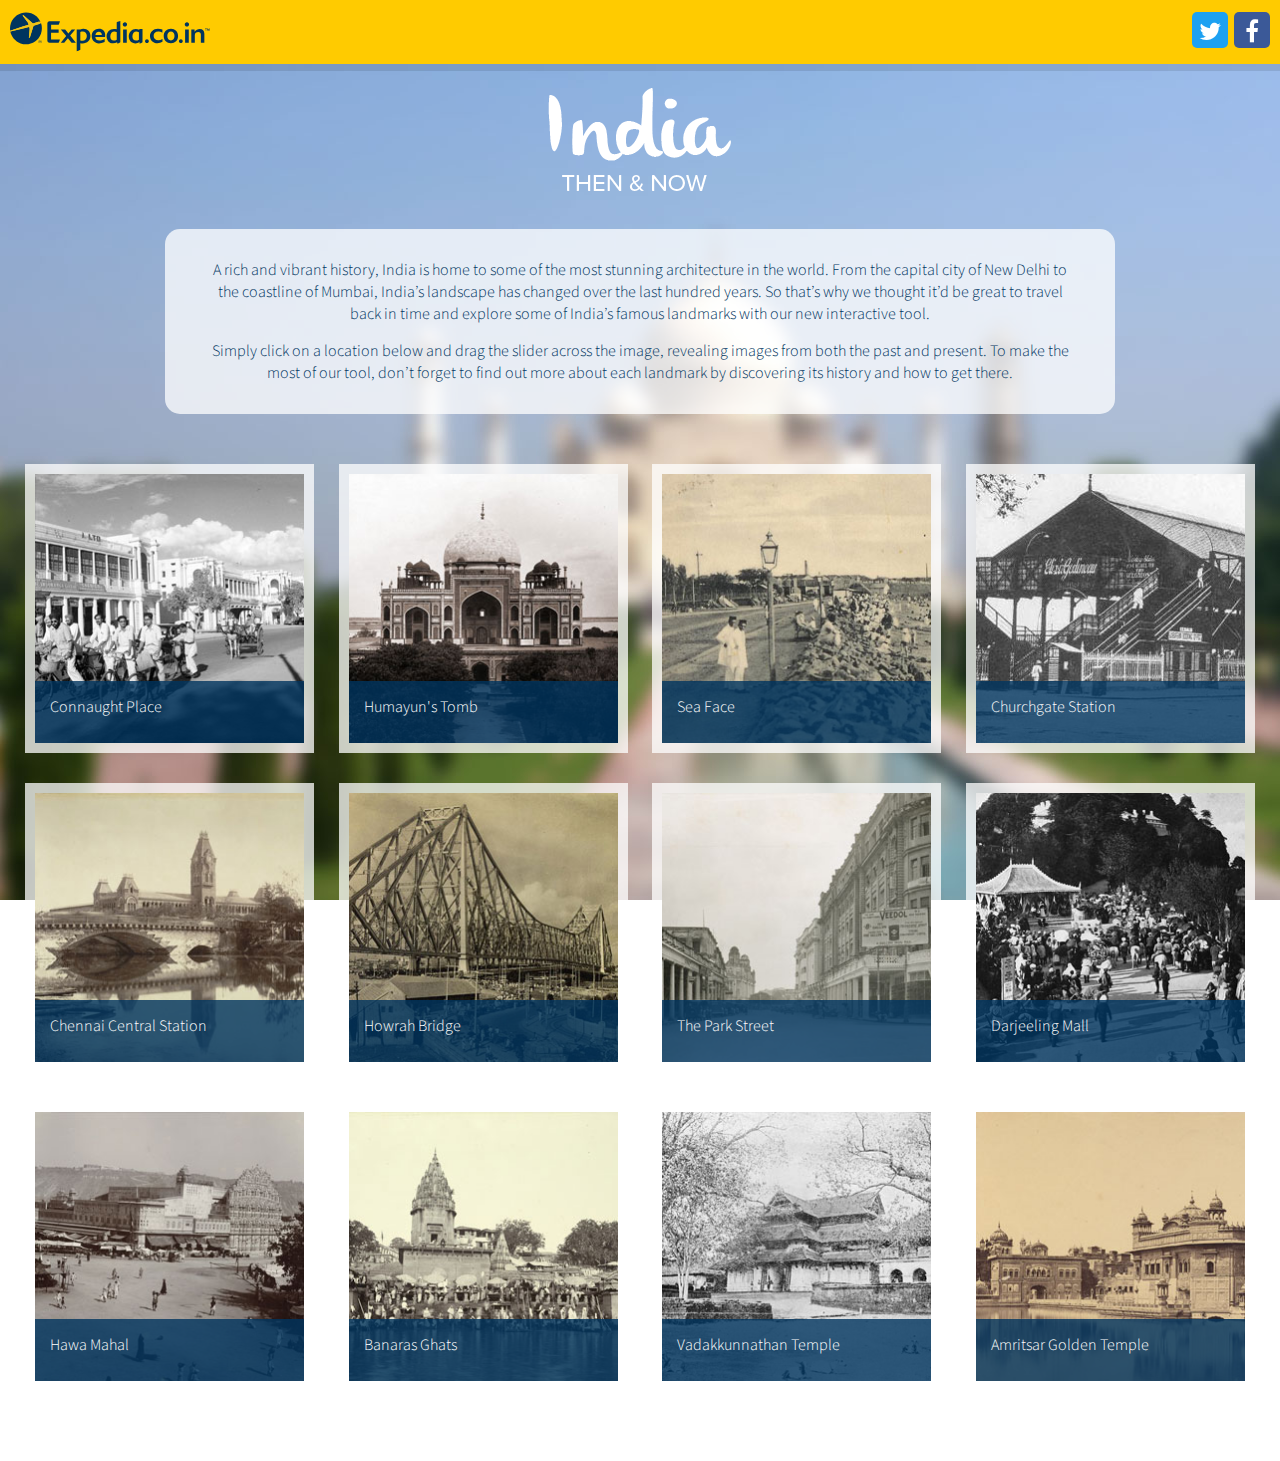
<file: index.html>
<!doctype html>
<html lang="en">
<head>

    <meta charset="utf-8">
    <meta name="viewport" content="width=device-width, initial-scale=1.0">
    <link rel="stylesheet" href="https://maxcdn.bootstrapcdn.com/font-awesome/4.5.0/css/font-awesome.min.css">
    <link href="https://fonts.googleapis.com/css?family=Source+Sans+Pro:300,400,600" rel="stylesheet">

 
 	<!--<base href="http://sg.alltravelholidays.com/vc/m/essential-food-guide-to-asia/">-->

 	<link rel="stylesheet" href="css/style.css">


    <title>Expedia | India - Then and Now</title>
    <meta name="description" content="Travel back in time and see how some of India’s famous landmarks have changed over time using our new interactive tool. ">

    <meta name="og:description" content="Want to travel back in time? Explore India’s past and present with our new interactive tool." />
    <meta name="og:title" content="India – Then and Now" />
    <meta name="og:image" content="http://www.expedia.co.in/vc/m/india-then-and-now/images/share-img.jpg" />
    <meta name="og:url" content="http://www.expedia.co.in/vc/m/india-then-and-now/" />

    <meta name="twitter:card" content="summary_large_image">
    <meta name="twitter:site" content="@Expedia">
    <meta name="twitter:title" content="India – Then and Now">
    <meta name="twitter:description" content="Want to travel back in time? Explore India’s past and present with our new interactive tool.">
    <meta name="twitter:image" content="http://www.expedia.co.in/vc/m/india-then-and-now/images/share-img.jpg">

</head>
<body class="home">
<div id="fb-root"></div>
<script>(function(d, s, id) {
  var js, fjs = d.getElementsByTagName(s)[0];
  if (d.getElementById(id)) return;
  js = d.createElement(s); js.id = id;
  js.src = "http://connect.facebook.net/en_GB/sdk.js#xfbml=1&version=v2.9&appId=1392180280897562";
  fjs.parentNode.insertBefore(js, fjs);
}(document, 'script', 'facebook-jssdk'));</script>

<div class="then-now">

	<header>
		<a id="logo-link" class="logo-link" target="_blank" href="https://www.expedia.co.in"><img class="logo" src="images/logo.svg" alt="Expedia Singapore Logo"></a>
		<div class="header-share-btns">
			<a class="tweet" href="http://twitter.com/intent/tweet?status=Ever+wondered+what+India+looked+like+100+years+ago?+Explore+India’s+past+and+present+with+our+new+tool:+http://bit.ly/2tnKIfV"><i class="fa fa-twitter"></i></a>
			<a class="fb" href="http://www.facebook.com/sharer/sharer.php?u=http://www.expedia.co.in/vc/m/india-then-and-now/&title=Want+to+travel+back+in+time?+Explore+India’s+past+and+present+with+our+new+interactive+tool."><i class="fa fa-facebook"></i></a>
		</div>
	</header>

	<div class="container">

		<div class="content-wrap">

			<div class="content-logo">
				<h1><img src="images/india-then-and-now-logo.png" alt="India Then &amp; Now"></h1>
			</div>

			<div class="intro">
				<p>A rich and vibrant history, India is home to some of the most stunning architecture in the world. From the capital city of New Delhi to the coastline of Mumbai, India’s landscape has changed over the last hundred years. So that’s why we thought it’d be great to travel back in time and explore some of India’s famous landmarks with our new interactive tool.</p>
				<p>Simply click on a location below and drag the slider across the image, revealing images from both the past and present. To make the most of our tool, don’t forget to find out more about each landmark by discovering its history and how to get there. </p>
			</div>

			<ul class="thumbs">
				<li>
					<a class="thumb" href="connaught-place.html">
						<img src="images/thumbs/connaught-place.jpg" alt="Connaught Place">
						<div class="text">
							<p>Connaught Place</p>
							<div class="fb-like" data-href="http://www.expedia.co.in/vc/m/india-then-and-now/connaught-place.html" data-layout="button_count" data-action="like" data-size="small" data-show-faces="true" data-share="false"></div>
						</div>
					</a>
				</li>
				<li>
					<a class="thumb" href="humayuns-tomb.html">
						<img src="images/thumbs/humayuns-tomb.jpg" alt="Humayun's Tomb">
						<div class="text">
							<p>Humayun's Tomb</p>
							<div class="fb-like" data-href="http://www.expedia.co.in/vc/m/india-then-and-now/humayuns-tomb.html" data-layout="button_count" data-action="like" data-size="small" data-show-faces="true" data-share="false"></div>
						</div>
					</a>
				</li>
				<li>
					<a class="thumb" href="sea-face.html">
						<img src="images/thumbs/sea-face.jpg" alt="Sea Face">
						<div class="text">
							<p>Sea Face</p>
							<div class="fb-like" data-href="http://www.expedia.co.in/vc/m/india-then-and-now/sea-face.html" data-layout="button_count" data-action="like" data-size="small" data-show-faces="true" data-share="false"></div>
						</div>
					</a>
				</li>
				<li>
					<a class="thumb" href="churchgate-station.html">
						<img src="images/thumbs/churchgate-station.jpg" alt="Churchgate Station">
						<div class="text">
							<p>Churchgate Station</p>
							<div class="fb-like" data-href="http://www.expedia.co.in/vc/m/india-then-and-now/churchgate-station.html" data-layout="button_count" data-action="like" data-size="small" data-show-faces="true" data-share="false"></div>
						</div>
					</a>
				</li>
				<li>
					<a class="thumb" href="chennai-central-station.html">
						<img src="images/thumbs/chennai-central-station.jpg" alt="Chennai Central Station">
						<div class="text">
							<p>Chennai Central Station</p>
							<div class="fb-like" data-href="http://www.expedia.co.in/vc/m/india-then-and-now/chennai-central-station.html" data-layout="button_count" data-action="like" data-size="small" data-show-faces="true" data-share="false"></div>
						</div>
					</a>
				</li>
				<li>
					<a class="thumb" href="howrah-bridge.html">
						<img src="images/thumbs/howrah-bridge.jpg" alt="Howrah Bridge">
						<div class="text">
							<p>Howrah Bridge</p>
							<div class="fb-like" data-href="http://www.expedia.co.in/vc/m/india-then-and-now/howrah-bridge.html" data-layout="button_count" data-action="like" data-size="small" data-show-faces="true" data-share="false"></div>
						</div>
					</a>
				</li>
				<li>
					<a class="thumb" href="the-park-street.html">
						<img src="images/thumbs/the-park-street.jpg" alt="The Park Street">
						<div class="text">
							<p>The Park Street</p>
							<div class="fb-like" data-href="http://www.expedia.co.in/vc/m/india-then-and-now/the-park-street.html" data-layout="button_count" data-action="like" data-size="small" data-show-faces="true" data-share="false"></div>
						</div>
					</a>
				</li>
				<li>
					<a class="thumb" href="darjeeling-mall.html">
						<img src="images/thumbs/darjeeling-mall.jpg" alt="Darjeeling Mall">
						<div class="text">
							<p>Darjeeling Mall</p>
							<div class="fb-like" data-href="http://www.expedia.co.in/vc/m/india-then-and-now/darjeeling-mall.html" data-layout="button_count" data-action="like" data-size="small" data-show-faces="true" data-share="false"></div>
						</div>
					</a>
				</li>
				<li>
					<a class="thumb" href="hawa-mahal.html">
						<img src="images/thumbs/hawa-mahal.jpg" alt="Hawa Mahal">
						<div class="text">
							<p>Hawa Mahal</p>
							<div class="fb-like" data-href="http://www.expedia.co.in/vc/m/india-then-and-now/hawa-mahal.html" data-layout="button_count" data-action="like" data-size="small" data-show-faces="true" data-share="false"></div>
						</div>
					</a>
				</li>
				<li>
					<a class="thumb" href="banaras-ghats.html">
						<img src="images/thumbs/banaras-ghats.jpg" alt="Banaras Ghats">
						<div class="text">
							<p>Banaras Ghats</p>
							<div class="fb-like" data-href="http://www.expedia.co.in/vc/m/india-then-and-now/banaras-ghats.html" data-layout="button_count" data-action="like" data-size="small" data-show-faces="true" data-share="false"></div>
						</div>
					</a>
				</li>
				<li>
					<a class="thumb" href="vadakkunnathan-temple.html">
						<img src="images/thumbs/vadakkunnathan-temple.jpg" alt="Vadakkunnathan Temple">
						<div class="text">
							<p>Vadakkunnathan Temple</p>
							<div class="fb-like" data-href="http://www.expedia.co.in/vc/m/india-then-and-now/vadakkunnathan-temple.html" data-layout="button_count" data-action="like" data-size="small" data-show-faces="true" data-share="false"></div>
						</div>
					</a>
				</li>
				<li>
					<a class="thumb" href="amritsar-golden-temple.html">
						<img src="images/thumbs/amritsar-golden-temple.jpg" alt="Amritsar Golden Temple">
						<div class="text">
							<p>Amritsar Golden Temple</p>
							<div class="fb-like" data-href="http://www.expedia.co.in/vc/m/india-then-and-now/amritsar-golden-temple.html" data-layout="button_count" data-action="like" data-size="small" data-show-faces="true" data-share="false"></div>
						</div>
					</a>
				</li>
			</ul>

		</div> <!-- end .content-wrap -->

	</div> <!-- end .container -->

</div> <!-- end .then-now -->


<script src="https://ajax.googleapis.com/ajax/libs/jquery/2.1.3/jquery.min.js"></script>
<script src="js/site.js"></script>

<!-- BEGIN OMNITURE TRACKING -->
	<script language="javascript">
	s_account = 'expedia14';
	</script>
	<script language="javascript" type="text/javascript" src="https://www.expedia.com.sg/static/default/default/scripts/siteAnalytics.js"></script> 
	<script language="javascript">
	s_exp.pageName = 'page.CreativeCampaign.AsiaFoodGuide';
	</script>
	<script language="javascript" type="text/javascript">
	var s_code=s_exp.t();if(s_code)document.write(s_code)
	</script>
	<!-- END OMNITURE TRACKING -->

</body>
</html>
</file>
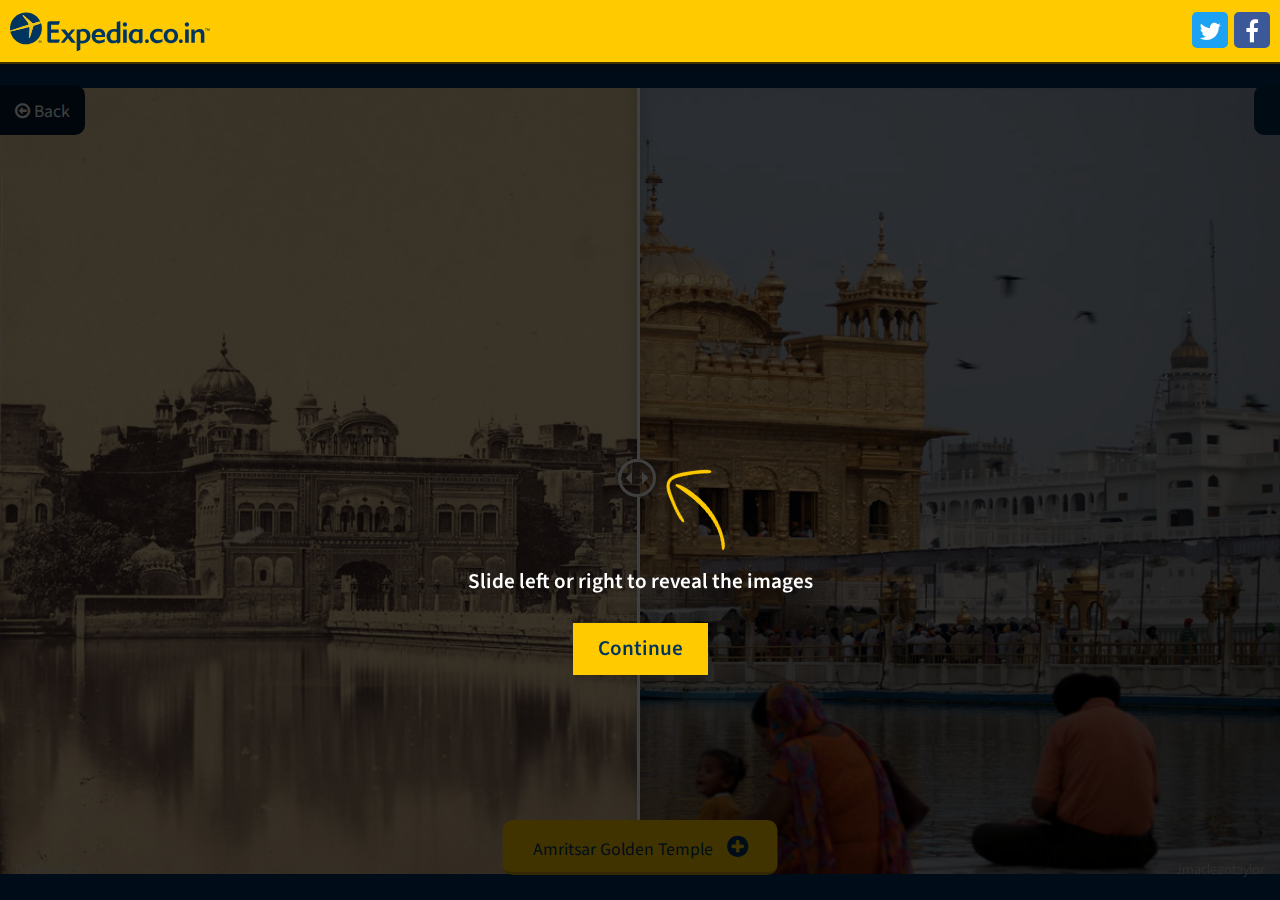
<file: amritsar-golden-temple.html>
<!doctype html>
<html lang="en">
<head>

    <meta charset="utf-8">
    <meta name="viewport" content="width=device-width, initial-scale=1.0">
    <link rel="stylesheet" href="https://maxcdn.bootstrapcdn.com/font-awesome/4.5.0/css/font-awesome.min.css">
    <link href="https://fonts.googleapis.com/css?family=Source+Sans+Pro:300,400,600" rel="stylesheet">

 
 	<!--<base href="http://sg.alltravelholidays.com/vc/m/essential-food-guide-to-asia/">-->

 	<link rel="stylesheet" href="css/style.css">


    <title>Expedia | India - Then and Now</title>
    <meta name="description" content="Travel back in time and see how some of India’s famous landmarks have changed over time using our new interactive tool. ">

    <meta name="og:description" content="Want to travel back in time? Explore India’s past and present with our new interactive tool." />
    <meta name="og:title" content="India – Then and Now" />
    <meta name="og:image" content="http://www.expedia.co.in/vc/m/india-then-and-now/images/share-img.jpg" />
    <meta name="og:url" content="http://www.expedia.co.in/vc/m/india-then-and-now/" />

    <meta name="twitter:card" content="summary_large_image">
    <meta name="twitter:site" content="@Expedia">
    <meta name="twitter:title" content="India – Then and Now">
    <meta name="twitter:description" content="Want to travel back in time? Explore India’s past and present with our new interactive tool.">
    <meta name="twitter:image" content="http://www.expedia.co.in/vc/m/india-then-and-now/images/share-img.jpg">

</head>
<body>
<div id="fb-root"></div>
<script>(function(d, s, id) {
  var js, fjs = d.getElementsByTagName(s)[0];
  if (d.getElementById(id)) return;
  js = d.createElement(s); js.id = id;
  js.src = "http://connect.facebook.net/en_GB/sdk.js#xfbml=1&version=v2.9&appId=1392180280897562";
  fjs.parentNode.insertBefore(js, fjs);
}(document, 'script', 'facebook-jssdk'));</script>

<div class="then-now then-now-slide">

	<header>
		<a id="logo-link" class="logo-link" target="_blank" href="https://www.expedia.co.in"><img class="logo" src="images/logo.svg" alt="Expedia Singapore Logo"></a>
		<div class="header-share-btns">
			<a class="tweet" href="http://twitter.com/intent/tweet?status=Ever+wondered+what+India+looked+like+100+years+ago?+Explore+India’s+past+and+present+with+our+new+tool:+http://bit.ly/2tnKIfV"><i class="fa fa-twitter"></i></a>
			<a class="fb" href="http://www.facebook.com/sharer/sharer.php?u=http://www.expedia.co.in/vc/m/india-then-and-now/&title=Want+to+travel+back+in+time?+Explore+India’s+past+and+present+with+our+new+interactive+tool."><i class="fa fa-facebook"></i></a>
		</div>
	</header>

	<h1>Amritsar Golden Temple</h1>

	<div class="slide-wrap">
		<div class="slide-reveal">
			<img src="images/full/amritsar-golden-temple-then.jpg">
			<img src="images/full/amritsar-golden-temple-now.jpg">
			<div class="handle-underlay twentytwenty-handle"></div>
			<div class="twentytwenty-handle"><span class="twentytwenty-left-arrow"></span><span class="twentytwenty-right-arrow"></span></div>
			<div class="then label">Then</div>
			<div class="now label">Now</div>
		</div>
	</div>

	<a target="_blank" class="then-credit img-credit" href="https://commons.wikimedia.org/wiki/File:Felice_Beato_(British,_born_Italy_-_The_Golden_Temple_at_Amritsar_-_Google_Art_Project.jpg">DcoetzeeBot</a>
	<a target="_blank" class="now-credit img-credit" href="https://commons.wikimedia.org/wiki/File:Golden_Temple_of_Amritsar,_Amritsar,_India.JPG">Jmacleantaylor</a>

	<div class="info-btn">Amritsar Golden Temple <i class="fa fa-plus-circle"></i></div>

	<a class="back-btn" href="index.html"><i class="fa fa-arrow-circle-o-left"></i> Back</a>

	<div class="like-wrap">
		<div class="fb-like" data-href="http://www.expedia.co.in/vc/m/india-then-and-now/amritsar-golden-temple.html" data-layout="button_count" data-action="like" data-size="small" data-show-faces="true" data-share="false"></div>
	</div>

	<div class="content-popup">
		<div class="scroll">
			<h2><i class="fa fa-clock-o"></i> History</h2>
			<div class="panel">
				<ul>
					<li>The Golden Temple is the holiest shrine in Sikhism</li>
					<li>It is also known as Sri Harmandir Sahib or Sri Darbar Sahib</li>
					<li>It was built in 1604</li>
					<li>The Temple has been noted for its stunning architecture of intricately engraved gold panels and a dome gilded with 750kg of gold</li>
					<li>The four entrances of this holy shrine from all four directions signify that people belonging to every walk of life are equally welcome</li>
					<li>Today, the Golden Temple is one of India’s top tourist attractions</li>
					<li>As the holiest shrine, it attracts pilgrims from all over the world</li>
					<li>A place for spiritual solace and religious experience</li>
				</ul>
			</div>
			<h2><i class="fa fa-map"></i> How to get there</h2>
			<div class="panel">
				<ul class="get-there-content">
					<li>From Sri Guru Ram Das Jee International Airport  (ATQ) a trip to Amritsar Golden Temple will take about 20 minutes by car/taxi</li>
					<li>The Golden Temple is accessible by train, Amritsar Railway Station is the closest station</li>
				</ul>
				<div class="map-wrap">
					<iframe src="https://www.google.com/maps/embed?pb=!1m18!1m12!1m3!1d3397.5064786013554!2d74.87429621515307!3d31.619980281336808!2m3!1f0!2f0!3f0!3m2!1i1024!2i768!4f13.1!3m3!1m2!1s0x39197ca8f667bd97%3A0x604384897626248e!2sHarmandir+Sahib!5e0!3m2!1sen!2suk!4v1500844678234" width="600" height="450" frameborder="0" style="border:0" allowfullscreen></iframe>
				</div>
			</div>
			<h2><i class="fa fa-map-signs"></i> Explore Amritsar</h2>
			<div class="panel">
				<ul>
					<li>Amritsar is located in the Punjab state, North India</li> 
					<li>The city is renowned for its rich culture and history</li> 
					<li>The Punjab state also has a rich Sikh religious history, being the only Sikh majority state in India, making up  57.69% of the population</li> 
					<li>The state is home to a number of attractions such as Anandpur Sahib and the Wagah Border</li> 
				</ul>
			</div>
			<h2><i class="fa fa-comments"></i> Comments</h2>
			<div class="panel">
				<div class="fb-comments" data-href="http://www.expedia.co.in/vc/m/india-then-and-now/amritsar-golden-temple.html" data-numposts="5"></div>
			</div>
			<ul class="ctas">
				<li><a target="_blank" href="http://www.expedia.co.in/vc/m/amritsar-d444"><i class="fa fa-info-circle"></i> Amritsar Travel Guide</a></li>
				<li><a target="_blank" href="https://www.expedia.co.in/Amritsar-Hotels.d444.Travel-Guide-Hotels"><i class="fa fa-hospital-o"></i> Hotels in Amritsar</a></li>
				<li><a target="_blank" href="https://www.expedia.co.in/Cheap-Flights-To-Amritsar.d444.Travel-Guide-Flights"><i class="fa fa-plane"></i> Flights to Amritsar</a></li>
			</ul>
		</div>
		<div class="close"><i class="fa fa-times"></i> <span>Close</span></div>
	</div>

	<div class="overlay"></div>

	<div class="instructions">
		<img class="arrow" src="images/arrow-up.png">
		<p>Slide left or right to reveal the images</p>
		<div class="continue">Continue</div>
	</div>

</div> <!-- end .then-now -->


<script src="https://ajax.googleapis.com/ajax/libs/jquery/2.1.3/jquery.min.js"></script>
<script src="js/jquery.event.move.js"></script>
<script src="js/jquery.twentytwenty.js"></script>
<script src="js/site.js"></script>

<!-- BEGIN OMNITURE TRACKING -->
	<script language="javascript">
	s_account = 'expedia14';
	</script>
	<script language="javascript" type="text/javascript" src="https://www.expedia.com.sg/static/default/default/scripts/siteAnalytics.js"></script> 
	<script language="javascript">
	s_exp.pageName = 'page.CreativeCampaign.AsiaFoodGuide';
	</script>
	<script language="javascript" type="text/javascript">
	var s_code=s_exp.t();if(s_code)document.write(s_code)
	</script>
	<!-- END OMNITURE TRACKING -->

</body>
</html>
</file>
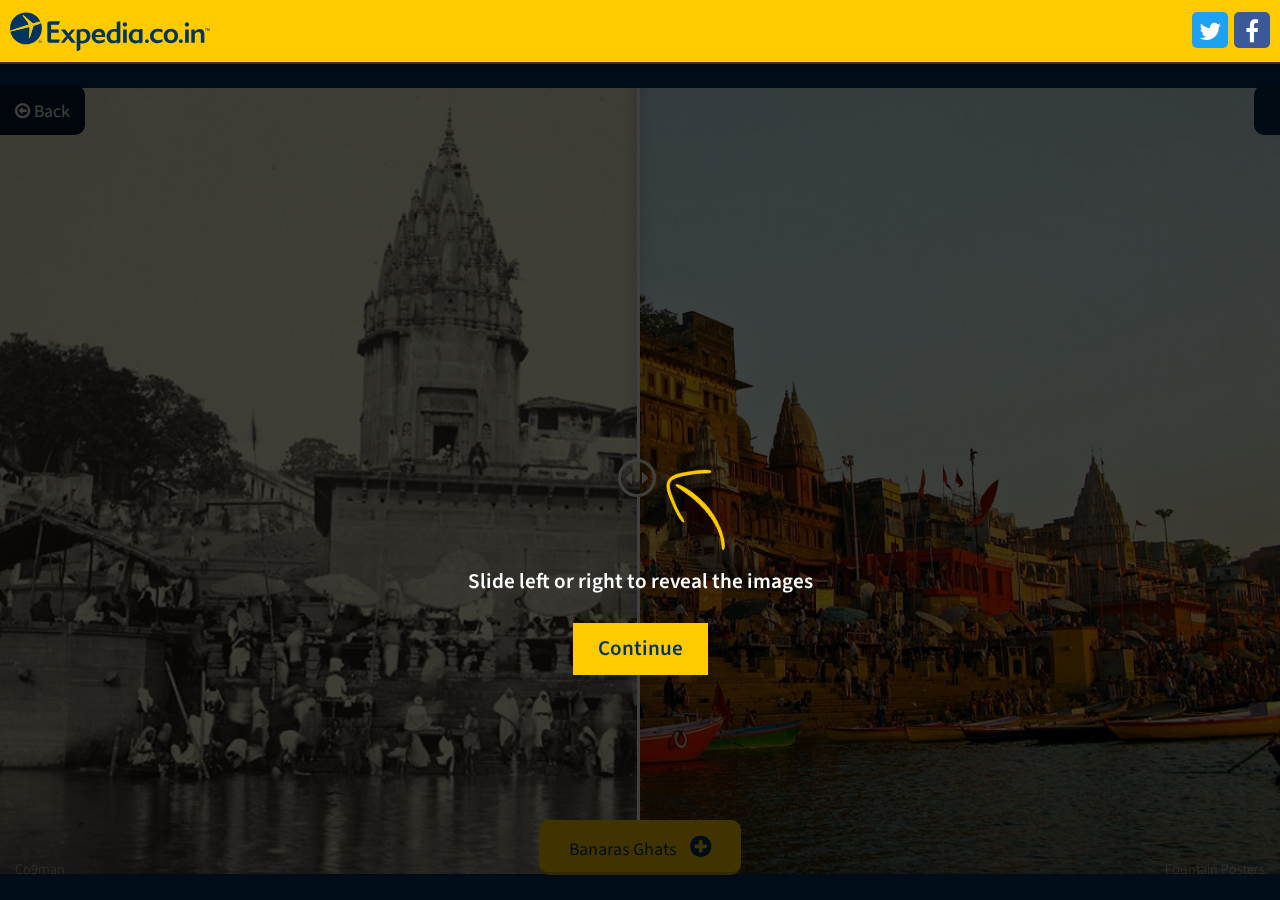
<file: banaras-ghats.html>
<!doctype html>
<html lang="en">
<head>

    <meta charset="utf-8">
    <meta name="viewport" content="width=device-width, initial-scale=1.0">
    <link rel="stylesheet" href="https://maxcdn.bootstrapcdn.com/font-awesome/4.5.0/css/font-awesome.min.css">
    <link href="https://fonts.googleapis.com/css?family=Source+Sans+Pro:300,400,600" rel="stylesheet">

 
 	<!--<base href="http://sg.alltravelholidays.com/vc/m/essential-food-guide-to-asia/">-->

 	<link rel="stylesheet" href="css/style.css">


    <title>Expedia | India - Then and Now</title>
    <meta name="description" content="Travel back in time and see how some of India’s famous landmarks have changed over time using our new interactive tool. ">

    <meta name="og:description" content="Want to travel back in time? Explore India’s past and present with our new interactive tool." />
    <meta name="og:title" content="India – Then and Now" />
    <meta name="og:image" content="http://www.expedia.co.in/vc/m/india-then-and-now/images/share-img.jpg" />
    <meta name="og:url" content="http://www.expedia.co.in/vc/m/india-then-and-now/" />

    <meta name="twitter:card" content="summary_large_image">
    <meta name="twitter:site" content="@Expedia">
    <meta name="twitter:title" content="India – Then and Now">
    <meta name="twitter:description" content="Want to travel back in time? Explore India’s past and present with our new interactive tool.">
    <meta name="twitter:image" content="http://www.expedia.co.in/vc/m/india-then-and-now/images/share-img.jpg">

</head>
<body>
<div id="fb-root"></div>
<script>(function(d, s, id) {
  var js, fjs = d.getElementsByTagName(s)[0];
  if (d.getElementById(id)) return;
  js = d.createElement(s); js.id = id;
  js.src = "http://connect.facebook.net/en_GB/sdk.js#xfbml=1&version=v2.9&appId=1392180280897562";
  fjs.parentNode.insertBefore(js, fjs);
}(document, 'script', 'facebook-jssdk'));</script>

<div class="then-now then-now-slide">

	<header>
		<a id="logo-link" class="logo-link" target="_blank" href="https://www.expedia.co.in"><img class="logo" src="images/logo.svg" alt="Expedia Singapore Logo"></a>
		<div class="header-share-btns">
			<a class="tweet" href="http://twitter.com/intent/tweet?status=Ever+wondered+what+India+looked+like+100+years+ago?+Explore+India’s+past+and+present+with+our+new+tool:+http://bit.ly/2tnKIfV"><i class="fa fa-twitter"></i></a>
			<a class="fb" href="http://www.facebook.com/sharer/sharer.php?u=http://www.expedia.co.in/vc/m/india-then-and-now/&title=Want+to+travel+back+in+time?+Explore+India’s+past+and+present+with+our+new+interactive+tool."><i class="fa fa-facebook"></i></a>
		</div>
	</header>

	<h1>Banaras Ghats</h1>

	<div class="slide-wrap">
		<div class="slide-reveal">
			<img src="images/full/banaras-ghats-then.jpg">
			<img src="images/full/banaras-ghats-now.jpg">
			<div class="handle-underlay twentytwenty-handle"></div>
			<div class="twentytwenty-handle"><span class="twentytwenty-left-arrow"></span><span class="twentytwenty-right-arrow"></span></div>
			<div class="then label">Then</div>
			<div class="now label">Now</div>
		</div>
	</div>

	<a target="_blank" class="then-credit img-credit" href="https://commons.wikimedia.org/wiki/File:Dasasumedha_Ghat,_Benares_in_1883.jpg">Co9man</a>
	<a target="_blank" class="now-credit img-credit" href="https://commons.wikimedia.org/wiki/File:Ahilya_Ghat_by_the_Ganges,_Varanasi.jpg">Fountain Posters</a>

	<div class="info-btn">Banaras Ghats <i class="fa fa-plus-circle"></i></div>

	<a class="back-btn" href="index.html"><i class="fa fa-arrow-circle-o-left"></i> Back</a>

	<div class="like-wrap">
		<div class="fb-like" data-href="http://www.expedia.co.in/vc/m/india-then-and-now/banaras-ghats.html" data-layout="button_count" data-action="like" data-size="small" data-show-faces="true" data-share="false"></div>
	</div>

	<div class="content-popup">
		<div class="scroll">
			<h2><i class="fa fa-clock-o"></i> History</h2>
			<div class="panel">
				<ul>
					<li>The Banaras Ghats in Varanasi are riverfront steps leading to the banks of the River Ganges</li>
					<li>There are over 80 individual Ghats in Varanasi</li>
					<li>Many of the Ghats were built after 1700 AD, when the city was part of Maratha Empire</li>
					<li>According to the Hindu mythology, Varanasi liberates soul from human body to the ultimate</li>
					<li>Today, the Ghats are a busy and intense place to visit as many locals and tourists flock to the riverfront</li>
					<li>The morning boat rides along the Ganges are a popular tourist attraction</li>
					<li>With such religious significance, many people still visit the Ghats to perform funeral rites and pilgrimage </li>
				</ul>
			</div>
			<h2><i class="fa fa-map"></i> How to get there</h2>
			<div class="panel">
				<ul class="get-there-content">
					<li>From Lal Bahadur Shastri International Airport (VNS) a trip to the Banaras Ghats will take over an hour by car/taxi</li>
					<li>Varanasi is accessible by both bus and train, Varanasi Junction is the closest station</li>
					<li>There are multiple daily train services to cities including Delhi and Mumbai. </li>
				</ul>
				<div class="map-wrap">
					<iframe src="https://www.google.com/maps/embed?pb=!1m18!1m12!1m3!1d57711.04714226047!2d82.96639085553034!3d25.306204864334134!2m3!1f0!2f0!3f0!3m2!1i1024!2i768!4f13.1!3m3!1m2!1s0x398e2e1e04411f67%3A0xa61aef36a11cc83c!2sDashashwamedh+Ghat!5e0!3m2!1sen!2suk!4v1500844228435" width="600" height="450" frameborder="0" style="border:0" allowfullscreen></iframe>
				</div>
			</div>
			<h2><i class="fa fa-map-signs"></i> Explore Varanasi</h2>
			<div class="panel">
				<ul>
					<li>The holiest of the seven sacred cities, Varanasi is also known as Kashi and Banaras</li>
					<li>Home of the Lord Shiva, Varanasi is situated on the banks of River Ganges, which is believed to have the power of washing away all of one's sins</li>
					<li>It is one of the oldest cities in the world and has a number of various temples</li>
					<li>The Ghats along the river front are the most popular pilgrimage spot in India</li>
					<li>It is a vibrant and intense experience for visitors</li> 
				</ul>
			</div>
			<h2><i class="fa fa-comments"></i> Comments</h2>
			<div class="panel">
				<div class="fb-comments" data-href="http://www.expedia.co.in/vc/m/india-then-and-now/banaras-ghats.html" data-numposts="5"></div>
			</div>
			<ul class="ctas">
				<!--<li><a target="_blank" href=""><i class="fa fa-info-circle"></i> Varanasi Travel Guide</a></li>-->
				<li><a target="_blank" href="https://www.expedia.co.in/Varanasi-Hotels.d3724.Travel-Guide-Hotels"><i class="fa fa-hospital-o"></i> Hotels in Varanasi</a></li>
				<li><a target="_blank" href="https://www.expedia.co.in/Cheap-Flights-To-Varanasi.d3724.Travel-Guide-Flights"><i class="fa fa-plane"></i> Flights to Varanasi</a></li>
			</ul>
		</div>
		<div class="close"><i class="fa fa-times"></i> <span>Close</span></div>
	</div>

	<div class="overlay"></div>

	<div class="instructions">
		<img class="arrow" src="images/arrow-up.png">
		<p>Slide left or right to reveal the images</p>
		<div class="continue">Continue</div>
	</div>

</div> <!-- end .then-now -->


<script src="https://ajax.googleapis.com/ajax/libs/jquery/2.1.3/jquery.min.js"></script>
<script src="js/jquery.event.move.js"></script>
<script src="js/jquery.twentytwenty.js"></script>
<script src="js/site.js"></script>

<!-- BEGIN OMNITURE TRACKING -->
	<script language="javascript">
	s_account = 'expedia14';
	</script>
	<script language="javascript" type="text/javascript" src="https://www.expedia.com.sg/static/default/default/scripts/siteAnalytics.js"></script> 
	<script language="javascript">
	s_exp.pageName = 'page.CreativeCampaign.AsiaFoodGuide';
	</script>
	<script language="javascript" type="text/javascript">
	var s_code=s_exp.t();if(s_code)document.write(s_code)
	</script>
	<!-- END OMNITURE TRACKING -->

</body>
</html>
</file>
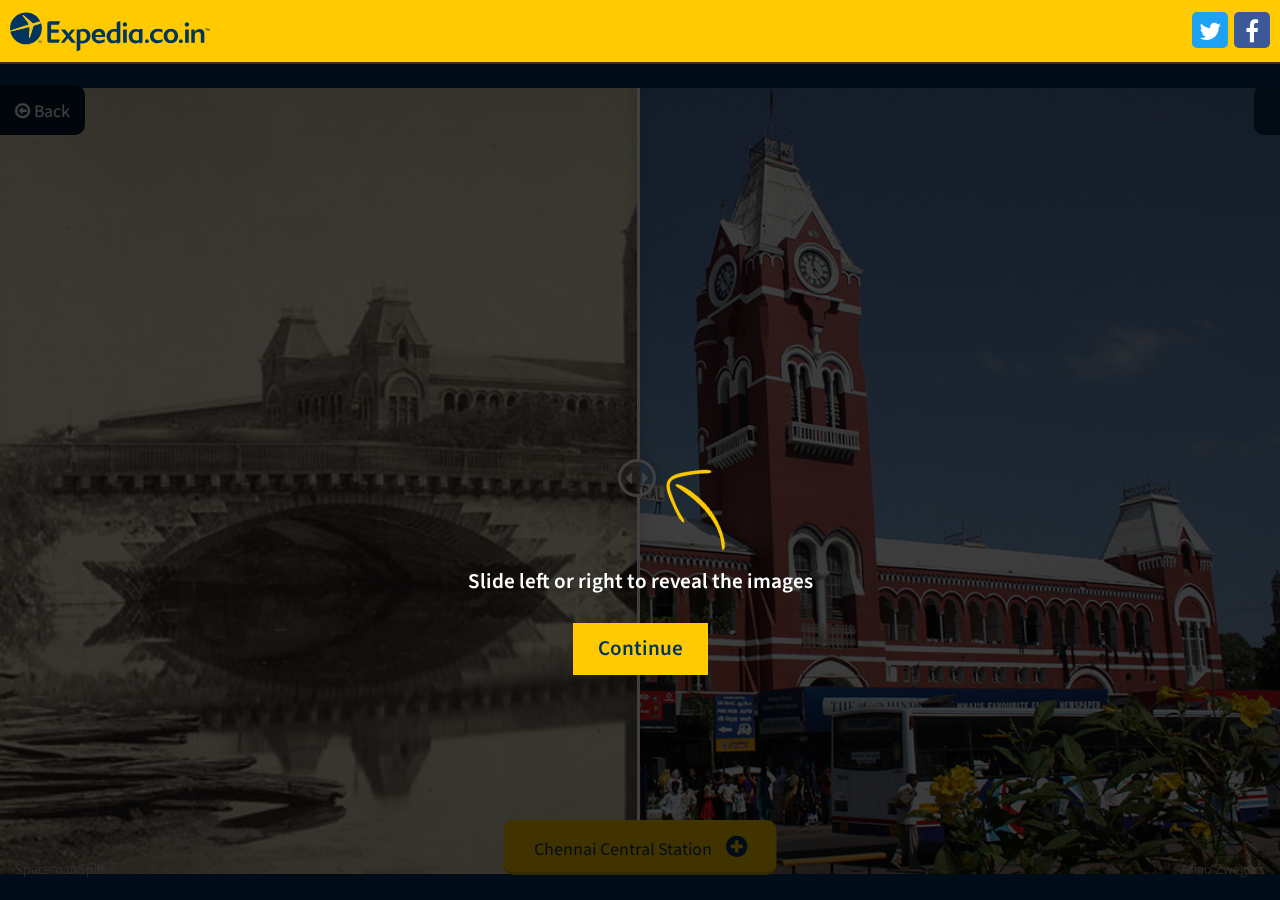
<file: chennai-central-station.html>
<!doctype html>
<html lang="en">
<head>

    <meta charset="utf-8">
    <meta name="viewport" content="width=device-width, initial-scale=1.0">
    <link rel="stylesheet" href="https://maxcdn.bootstrapcdn.com/font-awesome/4.5.0/css/font-awesome.min.css">
    <link href="https://fonts.googleapis.com/css?family=Source+Sans+Pro:300,400,600" rel="stylesheet">

 
 	<!--<base href="http://sg.alltravelholidays.com/vc/m/essential-food-guide-to-asia/">-->

 	<link rel="stylesheet" href="css/style.css">


    <title>Expedia | India - Then and Now</title>
    <meta name="description" content="Travel back in time and see how some of India’s famous landmarks have changed over time using our new interactive tool. ">

    <meta name="og:description" content="Want to travel back in time? Explore India’s past and present with our new interactive tool." />
    <meta name="og:title" content="India – Then and Now" />
    <meta name="og:image" content="http://www.expedia.co.in/vc/m/india-then-and-now/images/share-img.jpg" />
    <meta name="og:url" content="http://www.expedia.co.in/vc/m/india-then-and-now/" />

    <meta name="twitter:card" content="summary_large_image">
    <meta name="twitter:site" content="@Expedia">
    <meta name="twitter:title" content="India – Then and Now">
    <meta name="twitter:description" content="Want to travel back in time? Explore India’s past and present with our new interactive tool.">
    <meta name="twitter:image" content="http://www.expedia.co.in/vc/m/india-then-and-now/images/share-img.jpg">

</head>
<body>
<div id="fb-root"></div>
<script>(function(d, s, id) {
  var js, fjs = d.getElementsByTagName(s)[0];
  if (d.getElementById(id)) return;
  js = d.createElement(s); js.id = id;
  js.src = "http://connect.facebook.net/en_GB/sdk.js#xfbml=1&version=v2.9&appId=1392180280897562";
  fjs.parentNode.insertBefore(js, fjs);
}(document, 'script', 'facebook-jssdk'));</script>

<div class="then-now then-now-slide">

	<header>
		<a id="logo-link" class="logo-link" target="_blank" href="https://www.expedia.co.in"><img class="logo" src="images/logo.svg" alt="Expedia Singapore Logo"></a>
		<div class="header-share-btns">
			<a class="tweet" href="http://twitter.com/intent/tweet?status=Ever+wondered+what+India+looked+like+100+years+ago?+Explore+India’s+past+and+present+with+our+new+tool:+http://bit.ly/2tnKIfV"><i class="fa fa-twitter"></i></a>
			<a class="fb" href="http://www.facebook.com/sharer/sharer.php?u=http://www.expedia.co.in/vc/m/india-then-and-now/&title=Want+to+travel+back+in+time?+Explore+India’s+past+and+present+with+our+new+interactive+tool."><i class="fa fa-facebook"></i></a>
		</div>
	</header>

	<h1>Chennai Central Station</h1>

	<div class="slide-wrap">
		<div class="slide-reveal">
			<img src="images/full/chennai-central-station-then.jpg">
			<img src="images/full/chennai-central-station-now.jpg">
			<div class="handle-underlay twentytwenty-handle"></div>
			<div class="twentytwenty-handle"><span class="twentytwenty-left-arrow"></span><span class="twentytwenty-right-arrow"></span></div>
			<div class="then label">Then</div>
			<div class="now label">Now</div>
		</div>
	</div>

	<a target="_blank" class="then-credit img-credit" href="https://commons.wikimedia.org/wiki/File:Central_Railway_Station,_Madras_1880.jpg">SpacemanSpiff</a>
	<a target="_blank" class="now-credit img-credit" href="https://www.flickr.com/photos/azwegers/6336917600">Arian Zwegers</a>

	<div class="info-btn">Chennai Central Station <i class="fa fa-plus-circle"></i></div>

	<a class="back-btn" href="index.html"><i class="fa fa-arrow-circle-o-left"></i> Back</a>

	<div class="like-wrap">
		<div class="fb-like" data-href="http://www.expedia.co.in/vc/m/india-then-and-now/chennai-central-station.html" data-layout="button_count" data-action="like" data-size="small" data-show-faces="true" data-share="false"></div>
	</div>

	<div class="content-popup">
		<div class="scroll">
			<h2><i class="fa fa-clock-o"></i> History</h2>
			<div class="panel">
				<ul>
					<li>Formerly known as Madras Central, before Madras was renamed Chennai</li>
					<li>It was opened in 1873 and designed by George Harding</li>
					<li>Madras Central was part of South Indian Railway Company during the British Empire’s rule</li>
					<li>It was used as a main gateway to travel to Southern India </li>
					<li>Today, the station is still a prominent landmark in Chennai</li>
					<li>It is an extremely busy station, with over 350,000 passengers are using the station everyday</li>
					<li>The location is noted for its use in a number of films, TV programmes and novels</li>
				</ul>
			</div>
			<h2><i class="fa fa-map"></i> How to get there</h2>
			<div class="panel">
				<ul class="get-there-content">
					<li>From Chennai International Airport (MAA) the journey is just under an hour by train with Tirusulam Railway Station being the closest station</li>
				</ul>
				<div class="map-wrap">
					<iframe src="https://www.google.com/maps/embed?pb=!1m18!1m12!1m3!1d3886.2657746975506!2d80.27325861482316!3d13.082335290783368!2m3!1f0!2f0!3f0!3m2!1i1024!2i768!4f13.1!3m3!1m2!1s0x3a5265ffa1216265%3A0x47ee704562150916!2sChennai+Central!5e0!3m2!1sen!2suk!4v1500839113262" width="600" height="450" frameborder="0" style="border:0" allowfullscreen></iframe>
				</div>
			</div>
			<h2><i class="fa fa-map-signs"></i> Explore Chennai</h2>
			<div class="panel">
				<ul>
					<li>Chennai was formerly known as Madras until 1996</li>
					<li>Chennai is the fourth largest metropolitan city of India</li>
					<li>It has an estimated population of over 7 million people</li>
					<li>The state is a major exporter of IT and is often referred to as the automobile capital of India</li>
					<li>It is also famously known for its art and culture; often considered as the cultural and educational hub of Southern India</li>
					<li>Popular attractions include: Marina Beach, Fort St. George and Kapaleeshwar Temple</li>
					<li>There are a number of restaurants to experience authentic Indian dishes</li> 
				</ul>
			</div>
			<h2><i class="fa fa-comments"></i> Comments</h2>
			<div class="panel">
				<div class="fb-comments" data-href="http://www.expedia.co.in/vc/m/india-then-and-now/chennai-central-station.html" data-numposts="5"></div>
			</div>
			<ul class="ctas">
				<!--<li><a target="_blank" href=""><i class="fa fa-info-circle"></i> Chennai Travel Guide</a></li>-->
				<li><a target="_blank" href="https://www.expedia.co.in/Chennai-Hotels.d181449.Travel-Guide-Hotels"><i class="fa fa-hospital-o"></i> Hotels in Chennai</a></li>
				<li><a target="_blank" href="https://www.expedia.co.in/Cheap-Flights-To-Chennai.d181449.Travel-Guide-Flights"><i class="fa fa-plane"></i> Flights to Chennai</a></li>
			</ul>
		</div>
		<div class="close"><i class="fa fa-times"></i> <span>Close</span></div>
	</div>

	<div class="overlay"></div>

	<div class="instructions">
		<img class="arrow" src="images/arrow-up.png">
		<p>Slide left or right to reveal the images</p>
		<div class="continue">Continue</div>
	</div>

</div> <!-- end .then-now -->


<script src="https://ajax.googleapis.com/ajax/libs/jquery/2.1.3/jquery.min.js"></script>
<script src="js/jquery.event.move.js"></script>
<script src="js/jquery.twentytwenty.js"></script>
<script src="js/site.js"></script>

<!-- BEGIN OMNITURE TRACKING -->
	<script language="javascript">
	s_account = 'expedia14';
	</script>
	<script language="javascript" type="text/javascript" src="https://www.expedia.com.sg/static/default/default/scripts/siteAnalytics.js"></script> 
	<script language="javascript">
	s_exp.pageName = 'page.CreativeCampaign.AsiaFoodGuide';
	</script>
	<script language="javascript" type="text/javascript">
	var s_code=s_exp.t();if(s_code)document.write(s_code)
	</script>
	<!-- END OMNITURE TRACKING -->

</body>
</html>
</file>
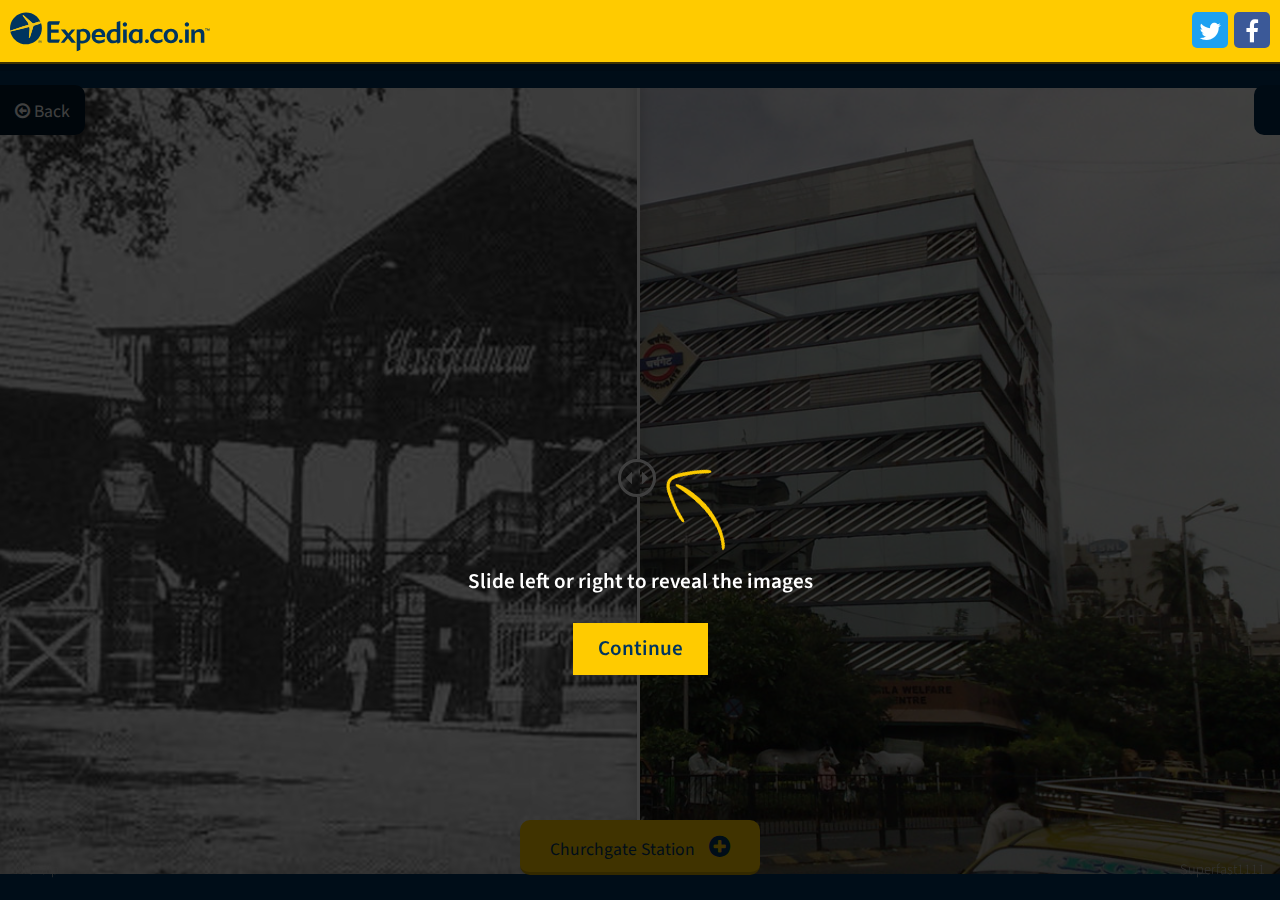
<file: churchgate-station.html>
<!doctype html>
<html lang="en">
<head>

    <meta charset="utf-8">
    <meta name="viewport" content="width=device-width, initial-scale=1.0">
    <link rel="stylesheet" href="https://maxcdn.bootstrapcdn.com/font-awesome/4.5.0/css/font-awesome.min.css">
    <link href="https://fonts.googleapis.com/css?family=Source+Sans+Pro:300,400,600" rel="stylesheet">

 
 	<!--<base href="http://sg.alltravelholidays.com/vc/m/essential-food-guide-to-asia/">-->

 	<link rel="stylesheet" href="css/style.css">


    <title>Expedia | India - Then and Now</title>
    <meta name="description" content="Travel back in time and see how some of India’s famous landmarks have changed over time using our new interactive tool. ">

    <meta name="og:description" content="Want to travel back in time? Explore India’s past and present with our new interactive tool." />
    <meta name="og:title" content="India – Then and Now" />
    <meta name="og:image" content="http://www.expedia.co.in/vc/m/india-then-and-now/images/share-img.jpg" />
    <meta name="og:url" content="http://www.expedia.co.in/vc/m/india-then-and-now/" />

    <meta name="twitter:card" content="summary_large_image">
    <meta name="twitter:site" content="@Expedia">
    <meta name="twitter:title" content="India – Then and Now">
    <meta name="twitter:description" content="Want to travel back in time? Explore India’s past and present with our new interactive tool.">
    <meta name="twitter:image" content="http://www.expedia.co.in/vc/m/india-then-and-now/images/share-img.jpg">

</head>
<body>
<div id="fb-root"></div>
<script>(function(d, s, id) {
  var js, fjs = d.getElementsByTagName(s)[0];
  if (d.getElementById(id)) return;
  js = d.createElement(s); js.id = id;
  js.src = "http://connect.facebook.net/en_GB/sdk.js#xfbml=1&version=v2.9&appId=1392180280897562";
  fjs.parentNode.insertBefore(js, fjs);
}(document, 'script', 'facebook-jssdk'));</script>

<div class="then-now then-now-slide">

	<header>
		<a id="logo-link" class="logo-link" target="_blank" href="https://www.expedia.co.in"><img class="logo" src="images/logo.svg" alt="Expedia Singapore Logo"></a>
		<div class="header-share-btns">
			<a class="tweet" href="http://twitter.com/intent/tweet?status=Ever+wondered+what+India+looked+like+100+years+ago?+Explore+India’s+past+and+present+with+our+new+tool:+http://bit.ly/2tnKIfV"><i class="fa fa-twitter"></i></a>
			<a class="fb" href="http://www.facebook.com/sharer/sharer.php?u=http://www.expedia.co.in/vc/m/india-then-and-now/&title=Want+to+travel+back+in+time?+Explore+India’s+past+and+present+with+our+new+interactive+tool."><i class="fa fa-facebook"></i></a>
		</div>
	</header>

	<h1>Churchgate Station</h1>

	<div class="slide-wrap">
		<div class="slide-reveal">
			<img src="images/full/churchgate-station-then.jpg">
			<img src="images/full/churchgate-station-now.jpg">
			<div class="handle-underlay twentytwenty-handle"></div>
			<div class="twentytwenty-handle"><span class="twentytwenty-left-arrow"></span><span class="twentytwenty-right-arrow"></span></div>
			<div class="then label">Then</div>
			<div class="now label">Now</div>
		</div>
	</div>

	<a target="_blank" class="then-credit img-credit" href="https://commons.wikimedia.org/wiki/File:Old_Churchgate.jpg">Nichalp</a>
	<a target="_blank" class="now-credit img-credit" href="https://commons.wikimedia.org/wiki/File:Churchgate_station_building_from_the_west.jpg">Superfast1111</a>

	<div class="info-btn">Churchgate Station <i class="fa fa-plus-circle"></i></div>

	<a class="back-btn" href="index.html"><i class="fa fa-arrow-circle-o-left"></i> Back</a>

	<div class="like-wrap">
		<div class="fb-like" data-href="http://www.expedia.co.in/vc/m/india-then-and-now/churchgate-station.html" data-layout="button_count" data-action="like" data-size="small" data-show-faces="true" data-share="false"></div>
	</div>

	<div class="content-popup">
		<div class="scroll">
			<h2><i class="fa fa-clock-o"></i> History</h2>
			<div class="panel">
				<ul>
					<li>Churchgate Station is located in Southern Mumbai </li>
					<li>A major terminus, Churchgate Station is the first station of Western Railway suburban network of Mumbai </li>
					<li>It originally opened in 1867, but was first called a station in 1870
					<li>Today, Churchgate Station is a prime location in Mumbai</li>
					<li>Being one of the busiest and oldest stations in Mumbai, a number of tourists and locals visit and use the station everyday </li>
					<li>The area around the station is also known as Churchgate, a prominent area in Mumbai</li>
					<li>The Churchgate area is a focal point for businesses in Mumbai and is also known as an important location for sporting events as a number of stadiums are nearby</li>
					<li>There are a number of shops, restaurants and cafes to enjoy</li>
				</ul>
			</div>
			<h2><i class="fa fa-map"></i> How to get there</h2>
			<div class="panel">
				<ul class="get-there-content">
					<li>From Chhatrapati Shivaji International Airport (BOM) to Churchgate Station, the journey is under an hour from Vile Parle Railway station</li>
					<li>Churchgate Station is easily accessible through trains, buses and taxis from other parts of Mumbai</li>
				</ul>
				<div class="map-wrap">
					<iframe src="https://www.google.com/maps/embed?pb=!1m18!1m12!1m3!1d3773.9120409356533!2d72.825051014899!3d18.93528708716883!2m3!1f0!2f0!3f0!3m2!1i1024!2i768!4f13.1!3m3!1m2!1s0x3be7d1e7666313f5%3A0x9d8916d12df7a577!2sChurchgate!5e0!3m2!1sen!2suk!4v1500838897761" width="600" height="450" frameborder="0" style="border:0" allowfullscreen></iframe>
				</div>
			</div>
			<h2><i class="fa fa-map-signs"></i> Explore Mumbai</h2>
			<div class="panel">
				<ul>
					<li>Previously known as Bombay, Mumbai is a major city in India and is known as the business capital</li>
					<li>Being one of the most populous cities in the world, Mumbai has an estimated population of 22 million people</li>
					<li>It is famously known as the home of Bollywood </li>
					<li>A popular city for tourists, there are several attractions such as the Taj Mahal and Sanjay Gandhi National Park to visit</li>
					<li>You can enjoy and experience authentic Indian dishes at a number of restaurants</li>
				</ul>
			</div>
			<h2><i class="fa fa-comments"></i> Comments</h2>
			<div class="panel">
				<div class="fb-comments" data-href="http://www.expedia.co.in/vc/m/india-then-and-now/churchgate-station.html" data-numposts="5"></div>
			</div>
			<ul class="ctas">
				<li><a target="_blank" href="http://www.expedia.co.in/vc/m/mumbai-d6050062"><i class="fa fa-info-circle"></i> Mumbai Travel Guide</a></li>
				<li><a target="_blank" href="https://www.expedia.co.in/Mumbai-Hotels.d6050062.Travel-Guide-Hotels"><i class="fa fa-hospital-o"></i> Hotels in Mumbai</a></li>
				<li><a target="_blank" href="https://www.expedia.co.in/Cheap-Flights-To-Mumbai.d6050062.Travel-Guide-Flights"><i class="fa fa-plane"></i> Flights to Mumbai</a></li>
			</ul>
		</div>
		<div class="close"><i class="fa fa-times"></i> <span>Close</span></div>
	</div>

	<div class="overlay"></div>

	<div class="instructions">
		<img class="arrow" src="images/arrow-up.png">
		<p>Slide left or right to reveal the images</p>
		<div class="continue">Continue</div>
	</div>

</div> <!-- end .then-now -->


<script src="https://ajax.googleapis.com/ajax/libs/jquery/2.1.3/jquery.min.js"></script>
<script src="js/jquery.event.move.js"></script>
<script src="js/jquery.twentytwenty.js"></script>
<script src="js/site.js"></script>

<!-- BEGIN OMNITURE TRACKING -->
	<script language="javascript">
	s_account = 'expedia14';
	</script>
	<script language="javascript" type="text/javascript" src="https://www.expedia.com.sg/static/default/default/scripts/siteAnalytics.js"></script> 
	<script language="javascript">
	s_exp.pageName = 'page.CreativeCampaign.AsiaFoodGuide';
	</script>
	<script language="javascript" type="text/javascript">
	var s_code=s_exp.t();if(s_code)document.write(s_code)
	</script>
	<!-- END OMNITURE TRACKING -->

</body>
</html>
</file>
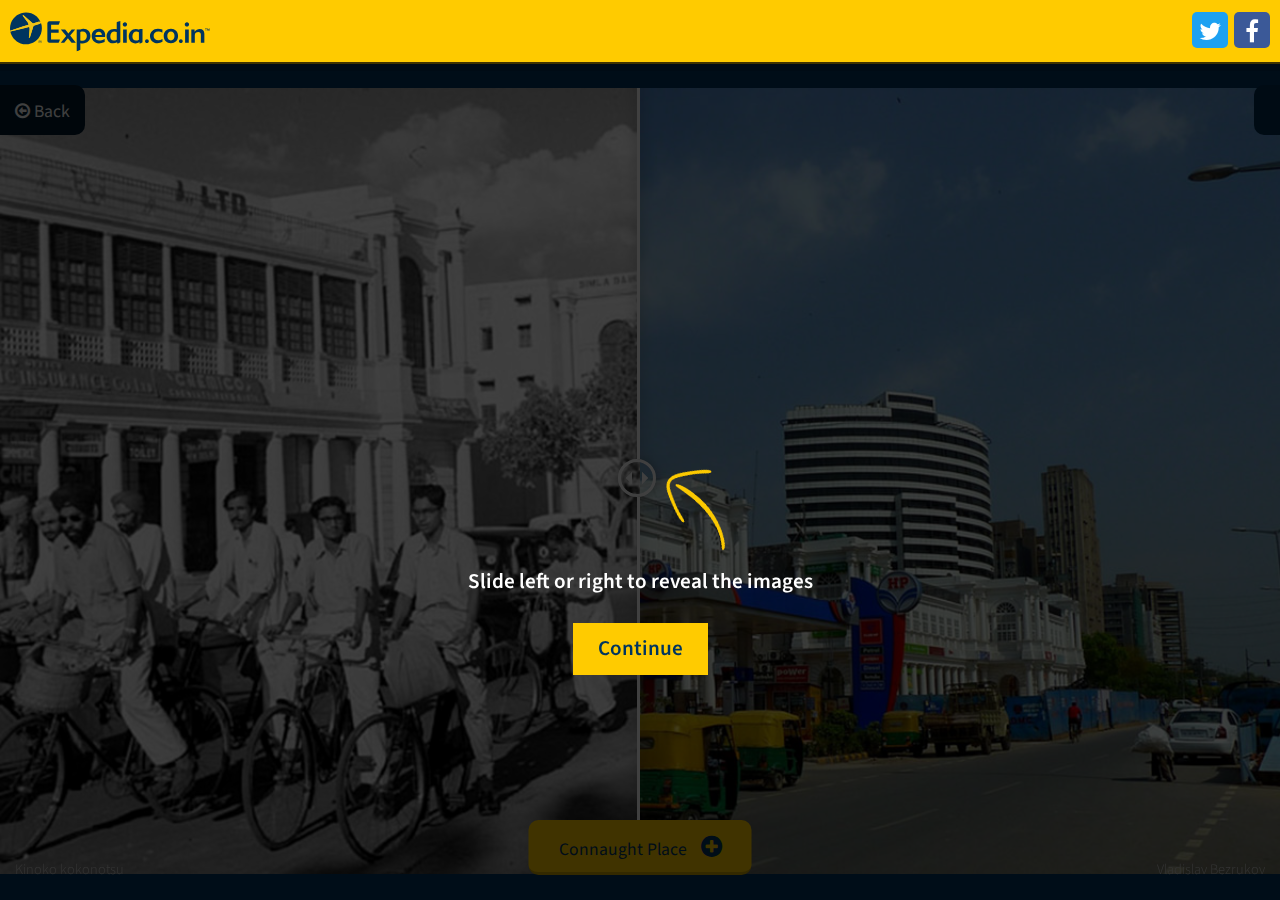
<file: connaught-place.html>
<!doctype html>
<html lang="en">
<head>

    <meta charset="utf-8">
    <meta name="viewport" content="width=device-width, initial-scale=1.0">
    <link rel="stylesheet" href="https://maxcdn.bootstrapcdn.com/font-awesome/4.5.0/css/font-awesome.min.css">
    <link href="https://fonts.googleapis.com/css?family=Source+Sans+Pro:300,400,600" rel="stylesheet">

 
 	<!--<base href="http://sg.alltravelholidays.com/vc/m/essential-food-guide-to-asia/">-->

 	<link rel="stylesheet" href="css/style.css">


    <title>Expedia | India - Then and Now</title>
    <meta name="description" content="Travel back in time and see how some of India’s famous landmarks have changed over time using our new interactive tool. ">

    <meta name="og:description" content="Want to travel back in time? Explore India’s past and present with our new interactive tool." />
    <meta name="og:title" content="India – Then and Now" />
    <meta name="og:image" content="http://www.expedia.co.in/vc/m/india-then-and-now/images/share-img.jpg" />
    <meta name="og:url" content="http://www.expedia.co.in/vc/m/india-then-and-now/" />

    <meta name="twitter:card" content="summary_large_image">
    <meta name="twitter:site" content="@Expedia">
    <meta name="twitter:title" content="India – Then and Now">
    <meta name="twitter:description" content="Want to travel back in time? Explore India’s past and present with our new interactive tool.">
    <meta name="twitter:image" content="http://www.expedia.co.in/vc/m/india-then-and-now/images/share-img.jpg">

</head>
<body>
<div id="fb-root"></div>
<script>(function(d, s, id) {
  var js, fjs = d.getElementsByTagName(s)[0];
  if (d.getElementById(id)) return;
  js = d.createElement(s); js.id = id;
  js.src = "http://connect.facebook.net/en_GB/sdk.js#xfbml=1&version=v2.9&appId=1392180280897562";
  fjs.parentNode.insertBefore(js, fjs);
}(document, 'script', 'facebook-jssdk'));</script>

<div class="then-now then-now-slide">

	<header>
		<a id="logo-link" class="logo-link" target="_blank" href="https://www.expedia.co.in"><img class="logo" src="images/logo.svg" alt="Expedia Singapore Logo"></a>
		<div class="header-share-btns">
			<a class="tweet" href="http://twitter.com/intent/tweet?status=Ever+wondered+what+India+looked+like+100+years+ago?+Explore+India’s+past+and+present+with+our+new+tool:+http://bit.ly/2tnKIfV"><i class="fa fa-twitter"></i></a>
			<a class="fb" href="http://www.facebook.com/sharer/sharer.php?u=http://www.expedia.co.in/vc/m/india-then-and-now/&title=Want+to+travel+back+in+time?+Explore+India’s+past+and+present+with+our+new+interactive+tool."><i class="fa fa-facebook"></i></a>
		</div>
	</header>

	<h1>Connaught Place</h1>

	<div class="slide-wrap">
		<div class="slide-reveal">
			<img src="images/full/connaught-place-then.jpg">
			<img src="images/full/connaught-place-now.jpg">
			<div class="handle-underlay twentytwenty-handle"></div>
			<div class="twentytwenty-handle"><span class="twentytwenty-left-arrow"></span><span class="twentytwenty-right-arrow"></span></div>
			<div class="then label">Then</div>
			<div class="now label">Now</div>
		</div>
	</div>

	<a target="_blank" class="then-credit img-credit" href="https://commons.wikimedia.org/wiki/File:View_of_Connaught_Place_(Photo_Division_photo_number_2755).jpg">Kinoko kokonotsu</a>
	<a target="_blank" class="now-credit img-credit" href="https://www.flickr.com/photos/bezrukov/5590979409/in/photostream/">Vladislav Bezrukov</a>

	<div class="info-btn">Connaught Place <i class="fa fa-plus-circle"></i></div>

	<a class="back-btn" href="index.html"><i class="fa fa-arrow-circle-o-left"></i> Back</a>

	<div class="like-wrap">
		<div class="fb-like" data-href="http://www.expedia.co.in/vc/m/india-then-and-now/connaught-place.html" data-layout="button_count" data-action="like" data-size="small" data-show-faces="true" data-share="false"></div>
	</div>

	<div class="content-popup">
		<div class="scroll">
			<h2><i class="fa fa-clock-o"></i> History</h2>
			<div class="panel">
				<ul>
					<li>Connaught Place is one of the largest financial, commercial and business centres in New Delhi</li>
					<li>It is considered one of the top heritage sites to visit in New Delhi</li>
					<li>Its construction was completed in 1933, the building’s notable Georgian architecture remains to this day</li>
					<li>It is named after Prince Arthur, Duke of Connaught and Strathearn –  who was the son of Queen Victoria and Prince Albert</li>
					<li>Today, Connaught Place is one of the busiest areas in New Delhi</li>
					<li>It is a melting pot of different cultures and communities</li>
					<li>The landmark is surrounded by a number of shops, markets such as Palika Bazaar, a large park and Rajiv Chowk Metro station</li>
				</ul>
			</div>
			<h2><i class="fa fa-map"></i> How to get there</h2>
			<div class="panel">
				<ul class="get-there-content">
					<li>Being located in the capital city, Connaught Place is well connected by various transportation options</li>
					<li>The closest stations are New Delhi Railway station and Rajiv Chowk and Shivaji Stadium Metro stations</li>
					<li>From Indira Gandhi International Airport Metro station (DEL) to Shivaji Metro station the journey is only 20 minutes and is the quickest route into the city centre</li>
				</ul>
				<div class="map-wrap">
					<iframe class="map" src="https://www.google.com/maps/embed?pb=!1m18!1m12!1m3!1d14008.113145599676!2d77.20653218198596!3d28.628914318705675!2m3!1f0!2f0!3f0!3m2!1i1024!2i768!4f13.1!3m3!1m2!1s0x390cfd37b741d057%3A0xcdee88e47393c3f1!2sConnaught+Place%2C+New+Delhi%2C+Delhi+110001%2C+India!5e0!3m2!1sen!2suk!4v1500319074231" width="600" height="450" frameborder="0" style="border:0" allowfullscreen></iframe>
				</div>
			</div>
			<h2><i class="fa fa-map-signs"></i> Explore New Delhi</h2>
			<div class="panel">
				<ul>
					<li>New Delhi became the capital of India just over a century ago
					<li>The capital is a blend of ancient and modern India</li>
					<li>It is home to three World Heritage monuments—Qutub Minar, Red Fort and Humayun's Tomb</li>
					<li>The capital is a tourist hotspot</li>
					<li>The city is a shopper’s paradise, with a number of markets, shops and street vendors</li>
				</ul>
			</div>
			<h2><i class="fa fa-comments"></i> Comments</h2>
			<div class="panel">
				<div class="fb-comments" data-href="http://www.expedia.co.in/vc/m/india-then-and-now/connaught-place.html" data-numposts="5"></div>
			</div>
			<ul class="ctas">
				<li><a target="_blank" href="http://www.expedia.co.in/vc/m/delhi-d180000"><i class="fa fa-info-circle"></i> New Delhi Travel Guide</a></li>
				<li><a target="_blank" href="https://www.expedia.co.in/Delhi-Hotels.d180000.Travel-Guide-Hotels"><i class="fa fa-hospital-o"></i> Hotels in New Delhi</a></li>
				<li><a target="_blank" href="https://www.expedia.co.in/Cheap-Flights-To-Delhi.d180000.Travel-Guide-Flights"><i class="fa fa-plane"></i> Flights to New Delhi</a></li>
			</ul>
		</div>
		<div class="close"><i class="fa fa-times"></i> <span>Close</span></div>
	</div>

	<div class="overlay"></div>

	<div class="instructions">
		<img class="arrow" src="images/arrow-up.png">
		<p>Slide left or right to reveal the images</p>
		<div class="continue">Continue</div>
	</div>

</div> <!-- end .then-now -->


<script src="https://ajax.googleapis.com/ajax/libs/jquery/2.1.3/jquery.min.js"></script>
<script src="js/jquery.event.move.js"></script>
<script src="js/jquery.twentytwenty.js"></script>
<script src="js/site.js"></script>

<!-- BEGIN OMNITURE TRACKING -->
	<script language="javascript">
	s_account = 'expedia14';
	</script>
	<script language="javascript" type="text/javascript" src="https://www.expedia.com.sg/static/default/default/scripts/siteAnalytics.js"></script> 
	<script language="javascript">
	s_exp.pageName = 'page.CreativeCampaign.AsiaFoodGuide';
	</script>
	<script language="javascript" type="text/javascript">
	var s_code=s_exp.t();if(s_code)document.write(s_code)
	</script>
	<!-- END OMNITURE TRACKING -->

</body>
</html>
</file>
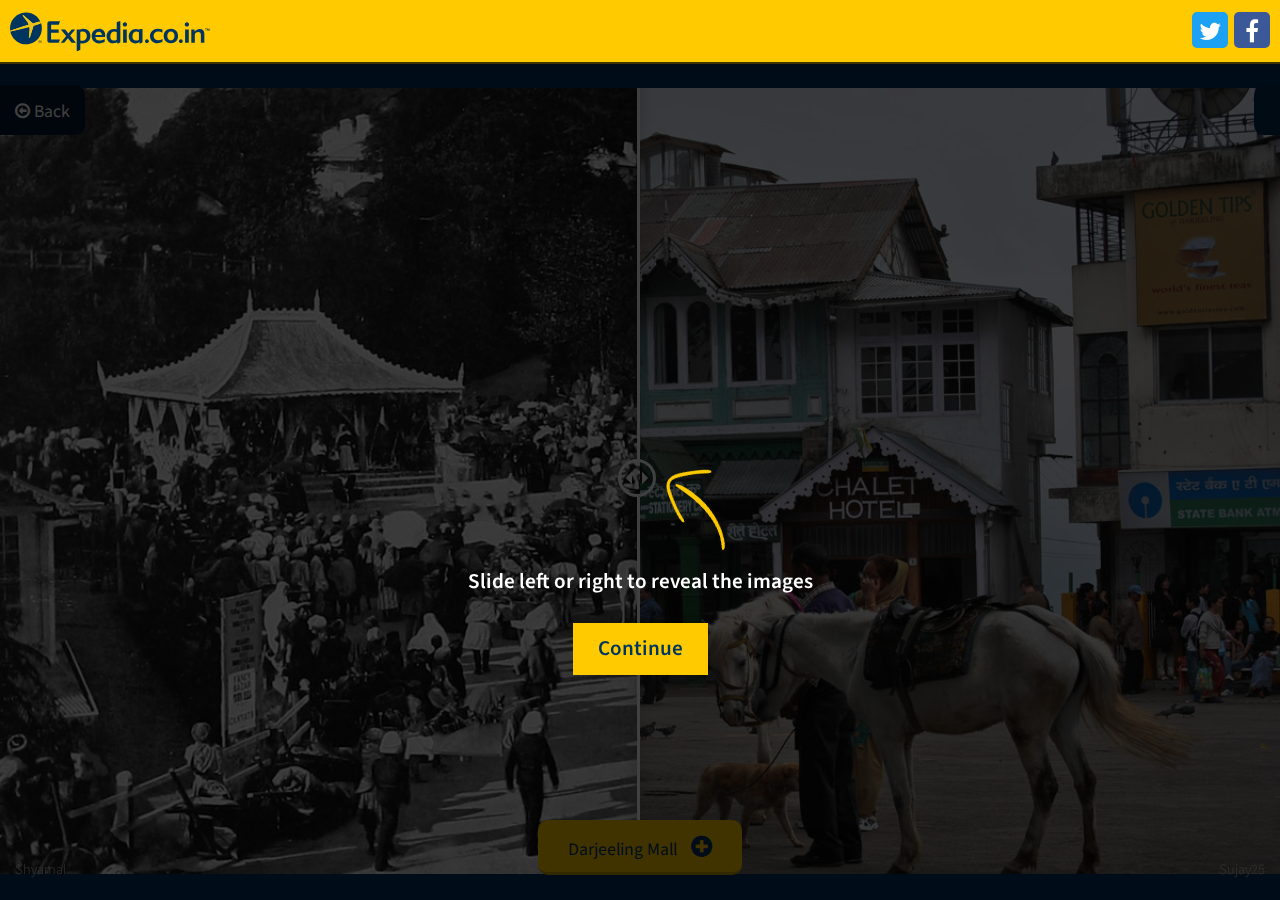
<file: darjeeling-mall.html>
<!doctype html>
<html lang="en">
<head>

    <meta charset="utf-8">
    <meta name="viewport" content="width=device-width, initial-scale=1.0">
    <link rel="stylesheet" href="https://maxcdn.bootstrapcdn.com/font-awesome/4.5.0/css/font-awesome.min.css">
    <link href="https://fonts.googleapis.com/css?family=Source+Sans+Pro:300,400,600" rel="stylesheet">

 
 	<!--<base href="http://sg.alltravelholidays.com/vc/m/essential-food-guide-to-asia/">-->

 	<link rel="stylesheet" href="css/style.css">


    <title>Expedia | India - Then and Now</title>
    <meta name="description" content="Travel back in time and see how some of India’s famous landmarks have changed over time using our new interactive tool. ">

    <meta name="og:description" content="Want to travel back in time? Explore India’s past and present with our new interactive tool." />
    <meta name="og:title" content="India – Then and Now" />
    <meta name="og:image" content="http://www.expedia.co.in/vc/m/india-then-and-now/images/share-img.jpg" />
    <meta name="og:url" content="http://www.expedia.co.in/vc/m/india-then-and-now/" />

    <meta name="twitter:card" content="summary_large_image">
    <meta name="twitter:site" content="@Expedia">
    <meta name="twitter:title" content="India – Then and Now">
    <meta name="twitter:description" content="Want to travel back in time? Explore India’s past and present with our new interactive tool.">
    <meta name="twitter:image" content="http://www.expedia.co.in/vc/m/india-then-and-now/images/share-img.jpg">

</head>
<body>
<div id="fb-root"></div>
<script>(function(d, s, id) {
  var js, fjs = d.getElementsByTagName(s)[0];
  if (d.getElementById(id)) return;
  js = d.createElement(s); js.id = id;
  js.src = "http://connect.facebook.net/en_GB/sdk.js#xfbml=1&version=v2.9&appId=1392180280897562";
  fjs.parentNode.insertBefore(js, fjs);
}(document, 'script', 'facebook-jssdk'));</script>

<div class="then-now then-now-slide">

	<header>
		<a id="logo-link" class="logo-link" target="_blank" href="https://www.expedia.co.in"><img class="logo" src="images/logo.svg" alt="Expedia Singapore Logo"></a>
		<div class="header-share-btns">
			<a class="tweet" href="http://twitter.com/intent/tweet?status=Ever+wondered+what+India+looked+like+100+years+ago?+Explore+India’s+past+and+present+with+our+new+tool:+http://bit.ly/2tnKIfV"><i class="fa fa-twitter"></i></a>
			<a class="fb" href="http://www.facebook.com/sharer/sharer.php?u=http://www.expedia.co.in/vc/m/india-then-and-now/&title=Want+to+travel+back+in+time?+Explore+India’s+past+and+present+with+our+new+interactive+tool."><i class="fa fa-facebook"></i></a>
		</div>
	</header>

	<h1>Darjeeling Mall</h1>

	<div class="slide-wrap">
		<div class="slide-reveal">
			<img src="images/full/darjeeling-mall-then.jpg">
			<img src="images/full/darjeeling-mall-now.jpg">
			<div class="handle-underlay twentytwenty-handle"></div>
			<div class="twentytwenty-handle"><span class="twentytwenty-left-arrow"></span><span class="twentytwenty-right-arrow"></span></div>
			<div class="then label">Then</div>
			<div class="now label">Now</div>
		</div>
	</div>

	<a target="_blank" class="then-credit img-credit" href="https://commons.wikimedia.org/wiki/File:Darjeeling_QE2_52.jpg">Shyamal</a>
	<a target="_blank" class="now-credit img-credit" href="https://commons.wikimedia.org/wiki/File:Darjeeling_Mall.jpg">Sujay25</a>

	<div class="info-btn">Darjeeling Mall <i class="fa fa-plus-circle"></i></div>

	<a class="back-btn" href="index.html"><i class="fa fa-arrow-circle-o-left"></i> Back</a>

	<div class="like-wrap">
		<div class="fb-like" data-href="http://www.expedia.co.in/vc/m/india-then-and-now/darjeeling-mall.html" data-layout="button_count" data-action="like" data-size="small" data-show-faces="true" data-share="false"></div>
	</div>

	<div class="content-popup">
		<div class="scroll">
			<h2><i class="fa fa-clock-o"></i> History</h2>
			<div class="panel">
				<ul>
					<li>The name 'Darjeeling' came from the Tibetan words, 'dorje' meaning thunderbolt and 'ling' a place, translating to 'the land of the thunderbolt’</li>
					<li>The Darjeeling Mall has always been the heart of Darjeeling town</li>
					<li>It was considered a social, cultural and integral part of the community</li> 
					<li>Today, it is still referred to as the centre of Darjeeling</li>
					<li>Darjeeling Mall attracts both locals and tourists for its variety and vibrant atmosphere </li>
					<li>There a number of shops selling various items from art to books</li>
					<li>Various local vendors selling food, souvenirs, fresh fruit and vegetables</li>
					<li>A place to shop and also take in the beautiful views of Darjeeling’s valleys and peaks</li>
				</ul>
			</div>
			<h2><i class="fa fa-map"></i> How to get there</h2>
			<div class="panel">
				<ul class="get-there-content">
					<li>From Bagdogra Airport (IXB) a trip to Darjeeling Mall is accessible via taxi</li>
					<li>Darjeeling Mall, Chowrasta is accessible by train, Darjeeling Railway Station is the closest Railway station</li>
				</ul>
				<div class="map-wrap">
					<iframe src="https://www.google.com/maps/embed?pb=!1m14!1m8!1m3!1d113752.35582941632!2d88.20393577215762!3d27.006105360803513!3m2!1i1024!2i768!4f13.1!3m3!1m2!1s0x39e42eea86a85c0b%3A0x2abd29f6dfa41e75!2sDarjeeling+Mall!5e0!3m2!1sen!2suk!4v1500839838746" width="600" height="450" frameborder="0" style="border:0" allowfullscreen></iframe>
				</div>
			</div>
			<h2><i class="fa fa-map-signs"></i> Explore Darjeeling</h2>
			<div class="panel">
				<ul>
					<li>Darjeeling is a town and a municipality in the Indian state of West Bengal</li> 
					<li>The town is famously known for its tea industry</li> 
					<li>It is home to the third highest mountain in the world, Kangchenjunga</li> 
					<li>The famous Darjeeling Himalayan Railway is one of the few places you can travel via steam locomotive in India, and is also a UNESCO World Heritage Site</li> 
					<li>Darjeeling has become a popular tourist destination for tourists</li> 
				</ul>
			</div>
			<h2><i class="fa fa-comments"></i> Comments</h2>
			<div class="panel">
				<div class="fb-comments" data-href="http://www.expedia.co.in/vc/m/india-then-and-now/darjeeling-mall.html" data-numposts="5"></div>
			</div>
			<ul class="ctas">
				<!--<li><a target="_blank" href=""><i class="fa fa-info-circle"></i> Darjeeling Travel Guide</a></li>-->
				<li><a target="_blank" href="https://www.expedia.co.in/Darjeeling-Hotels.d6130751.Travel-Guide-Hotels"><i class="fa fa-hospital-o"></i> Hotels in Darjeeling</a></li>
				<li><a target="_blank" href="https://www.expedia.co.in/Cheap-Flights-To-Darjeeling.d6130751.Travel-Guide-Flights"><i class="fa fa-plane"></i> Flights to Darjeeling</a></li>
			</ul>
		</div>
		<div class="close"><i class="fa fa-times"></i> <span>Close</span></div>
	</div>

	<div class="overlay"></div>

	<div class="instructions">
		<img class="arrow" src="images/arrow-up.png">
		<p>Slide left or right to reveal the images</p>
		<div class="continue">Continue</div>
	</div>

</div> <!-- end .then-now -->


<script src="https://ajax.googleapis.com/ajax/libs/jquery/2.1.3/jquery.min.js"></script>
<script src="js/jquery.event.move.js"></script>
<script src="js/jquery.twentytwenty.js"></script>
<script src="js/site.js"></script>

<!-- BEGIN OMNITURE TRACKING -->
	<script language="javascript">
	s_account = 'expedia14';
	</script>
	<script language="javascript" type="text/javascript" src="https://www.expedia.com.sg/static/default/default/scripts/siteAnalytics.js"></script> 
	<script language="javascript">
	s_exp.pageName = 'page.CreativeCampaign.AsiaFoodGuide';
	</script>
	<script language="javascript" type="text/javascript">
	var s_code=s_exp.t();if(s_code)document.write(s_code)
	</script>
	<!-- END OMNITURE TRACKING -->

</body>
</html>
</file>
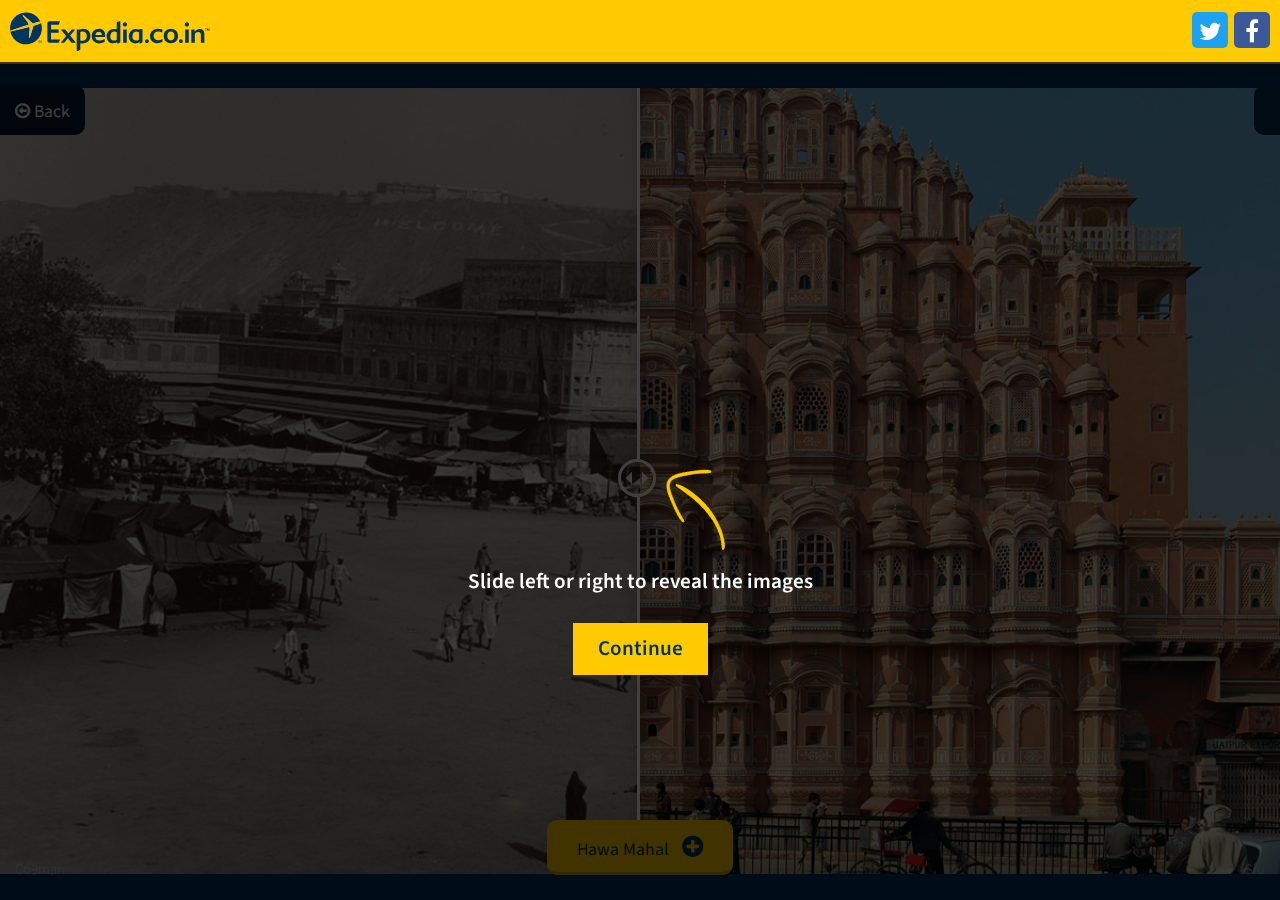
<file: hawa-mahal.html>
<!doctype html>
<html lang="en">
<head>

    <meta charset="utf-8">
    <meta name="viewport" content="width=device-width, initial-scale=1.0">
    <link rel="stylesheet" href="https://maxcdn.bootstrapcdn.com/font-awesome/4.5.0/css/font-awesome.min.css">
    <link href="https://fonts.googleapis.com/css?family=Source+Sans+Pro:300,400,600" rel="stylesheet">

 
 	<!--<base href="http://sg.alltravelholidays.com/vc/m/essential-food-guide-to-asia/">-->

 	<link rel="stylesheet" href="css/style.css">


    <title>Expedia | India - Then and Now</title>
    <meta name="description" content="Travel back in time and see how some of India’s famous landmarks have changed over time using our new interactive tool. ">

    <meta name="og:description" content="Want to travel back in time? Explore India’s past and present with our new interactive tool." />
    <meta name="og:title" content="India – Then and Now" />
    <meta name="og:image" content="http://www.expedia.co.in/vc/m/india-then-and-now/images/share-img.jpg" />
    <meta name="og:url" content="http://www.expedia.co.in/vc/m/india-then-and-now/" />

    <meta name="twitter:card" content="summary_large_image">
    <meta name="twitter:site" content="@Expedia">
    <meta name="twitter:title" content="India – Then and Now">
    <meta name="twitter:description" content="Want to travel back in time? Explore India’s past and present with our new interactive tool.">
    <meta name="twitter:image" content="http://www.expedia.co.in/vc/m/india-then-and-now/images/share-img.jpg">

</head>
<body>
<div id="fb-root"></div>
<script>(function(d, s, id) {
  var js, fjs = d.getElementsByTagName(s)[0];
  if (d.getElementById(id)) return;
  js = d.createElement(s); js.id = id;
  js.src = "http://connect.facebook.net/en_GB/sdk.js#xfbml=1&version=v2.9&appId=1392180280897562";
  fjs.parentNode.insertBefore(js, fjs);
}(document, 'script', 'facebook-jssdk'));</script>

<div class="then-now then-now-slide">

	<header>
		<a id="logo-link" class="logo-link" target="_blank" href="https://www.expedia.co.in"><img class="logo" src="images/logo.svg" alt="Expedia Singapore Logo"></a>
		<div class="header-share-btns">
			<a class="tweet" href="http://twitter.com/intent/tweet?status=Ever+wondered+what+India+looked+like+100+years+ago?+Explore+India’s+past+and+present+with+our+new+tool:+http://bit.ly/2tnKIfV"><i class="fa fa-twitter"></i></a>
			<a class="fb" href="http://www.facebook.com/sharer/sharer.php?u=http://www.expedia.co.in/vc/m/india-then-and-now/&title=Want+to+travel+back+in+time?+Explore+India’s+past+and+present+with+our+new+interactive+tool."><i class="fa fa-facebook"></i></a>
		</div>
	</header>

	<h1>Hawa Mahal</h1>

	<div class="slide-wrap">
		<div class="slide-reveal">
			<img src="images/full/hawa-mahal-then.jpg">
			<img src="images/full/hawa-mahal-now.jpg">
			<div class="handle-underlay twentytwenty-handle"></div>
			<div class="twentytwenty-handle"><span class="twentytwenty-left-arrow"></span><span class="twentytwenty-right-arrow"></span></div>
			<div class="then label">Then</div>
			<div class="now label">Now</div>
		</div>
	</div>

	<a target="_blank" class="then-credit img-credit" href="https://commons.wikimedia.org/wiki/File:Hawa_Mahal_in_the_1900s.jpg">Co9man</a>
	<a target="_blank" class="now-credit img-credit" href="https://commons.wikimedia.org/wiki/File:Hawa_Mahal_2011.jpg">Sfu</a>

	<div class="info-btn">Hawa Mahal <i class="fa fa-plus-circle"></i></div>

	<a class="back-btn" href="index.html"><i class="fa fa-arrow-circle-o-left"></i> Back</a>

	<div class="like-wrap">
		<div class="fb-like" data-href="http://www.expedia.co.in/vc/m/india-then-and-now/hawa-mahal.html" data-layout="button_count" data-action="like" data-size="small" data-show-faces="true" data-share="false"></div>
	</div>

	<div class="content-popup">
		<div class="scroll">
			<h2><i class="fa fa-clock-o"></i> History</h2>
			<div class="panel">
				<ul>
					<li>Hawa Mahal translated means ‘Palace of Winds’ or ‘Palace of the Breeze’</li>
					<li>The structure was built in 1799 by Maharaja Sawai Pratap Singh and designed by Lal Chand Ustad in the shape of Krishna, the Hindu God’s crown, complete with a honeycomb structure design</li>
					<li>The Palace was built so women of the royal family could watch festivities and processions from the windows without having to go outside or being seen</li>
					<li>It was built with pink and red sandstone, in accordance with the other monuments of the city giving Jaipur its name, ‘Pink City’</li>
					<li>Today, the Hawa Mahal is one of the most visited places in Jaipur</li>
					<li>Visitors can see stunning views of Jaipur from the top of the palace, especially at sunrise</li>
				</ul>
			</div>
			<h2><i class="fa fa-map"></i> How to get there</h2>
			<div class="panel">
				<ul class="get-there-content">
					<li>From Jaipur International Airport (JAI) a trip to Hawa Mahal is less than half an hour by taxi/car or over an hour by bus</li>
					<li>The closest station to Hawa Mahal is Jaipur Junction Railway station</li>
				</ul>
				<div class="map-wrap">
					<iframe src="https://www.google.com/maps/embed?pb=!1m18!1m12!1m3!1d3557.355686566387!2d75.8245551150452!3d26.923936283122778!2m3!1f0!2f0!3f0!3m2!1i1024!2i768!4f13.1!3m3!1m2!1s0x396db14b1bd30ba5%3A0x860e5d531eccb20c!2sHawa+Mahal!5e0!3m2!1sen!2suk!4v1500840033709" width="600" height="450" frameborder="0" style="border:0" allowfullscreen></iframe>
				</div>
			</div>
			<h2><i class="fa fa-map-signs"></i> Explore Jaipur</h2>
			<div class="panel">
				<ul>
					<li>Jaipur is also known as the ‘Pink City’ of India</li> 
					<li>Being the capital, it is the largest city of Rajasthan in Northern India</li> 
					<li>With an estimated population of over 3 million people, it is the tenth most populous city in India</li> 
					<li>A popular tourist destination, Jaipur offers views of beautiful landscapes</li>  
					<li>The city is well known for its various festivals and arts and cultural events</li> 
				</ul>
			</div>
			<h2><i class="fa fa-comments"></i> Comments</h2>
			<div class="panel">
				<div class="fb-comments" data-href="http://www.expedia.co.in/vc/m/india-then-and-now/hawa-mahal.html" data-numposts="5"></div>
			</div>
			<ul class="ctas">
				<li><a target="_blank" href="http://www.expedia.co.in/vc/m/jaipur-d6052917"><i class="fa fa-info-circle"></i> Jaipur Travel Guide</a></li>
				<li><a target="_blank" href="https://www.expedia.co.in/Jaipur-District-Hotels.d6052917.Travel-Guide-Hotels"><i class="fa fa-hospital-o"></i> Hotels in Jaipur</a></li>
				<li><a target="_blank" href="https://www.expedia.co.in/Cheap-Flights-To-Jaipur-District.d6052917.Travel-Guide-Flights"><i class="fa fa-plane"></i> Flights to Jaipur</a></li>
			</ul>
		</div>
		<div class="close"><i class="fa fa-times"></i> <span>Close</span></div>
	</div>

	<div class="overlay"></div>

	<div class="instructions">
		<img class="arrow" src="images/arrow-up.png">
		<p>Slide left or right to reveal the images</p>
		<div class="continue">Continue</div>
	</div>

</div> <!-- end .then-now -->


<script src="https://ajax.googleapis.com/ajax/libs/jquery/2.1.3/jquery.min.js"></script>
<script src="js/jquery.event.move.js"></script>
<script src="js/jquery.twentytwenty.js"></script>
<script src="js/site.js"></script>

<!-- BEGIN OMNITURE TRACKING -->
	<script language="javascript">
	s_account = 'expedia14';
	</script>
	<script language="javascript" type="text/javascript" src="https://www.expedia.com.sg/static/default/default/scripts/siteAnalytics.js"></script> 
	<script language="javascript">
	s_exp.pageName = 'page.CreativeCampaign.AsiaFoodGuide';
	</script>
	<script language="javascript" type="text/javascript">
	var s_code=s_exp.t();if(s_code)document.write(s_code)
	</script>
	<!-- END OMNITURE TRACKING -->

</body>
</html>
</file>
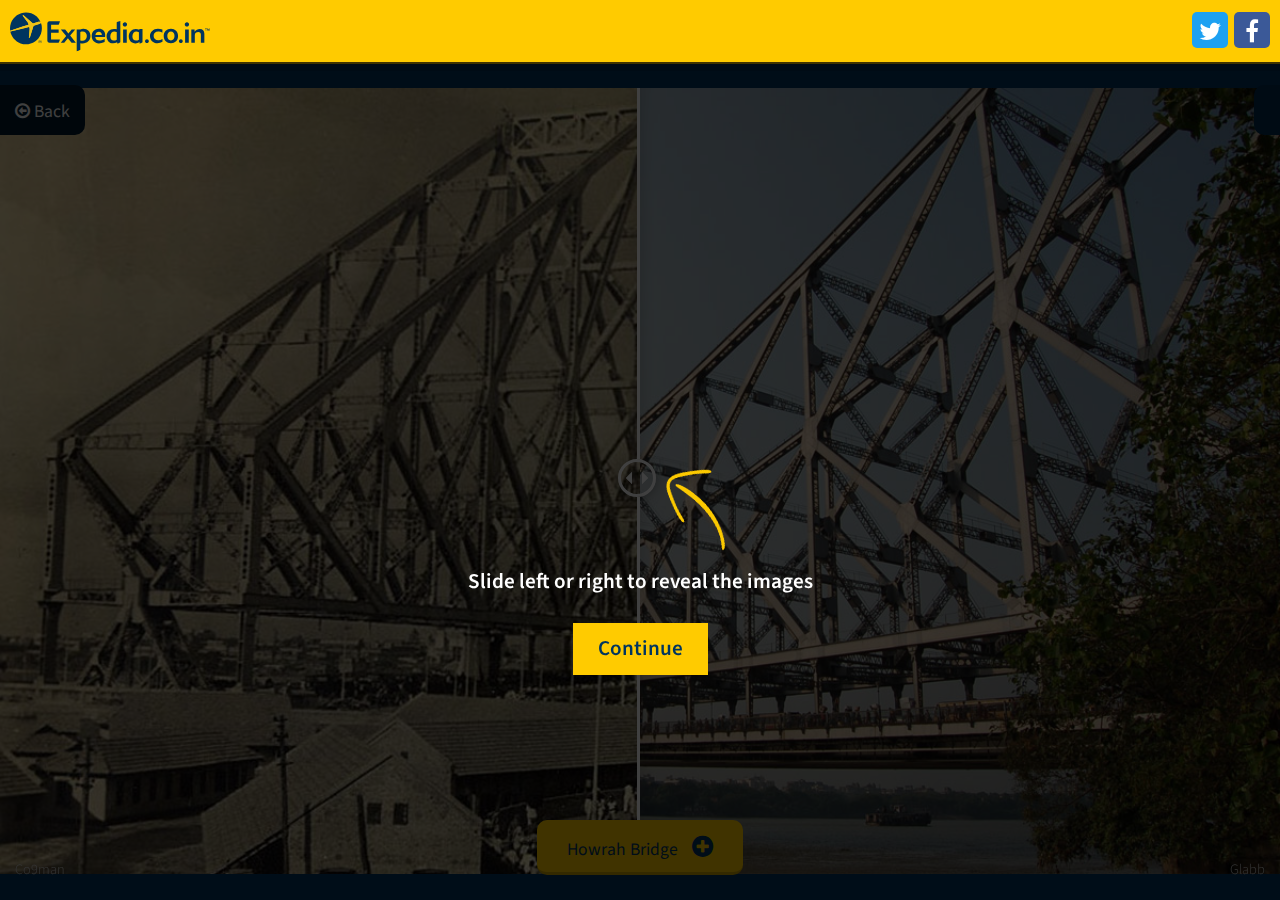
<file: howrah-bridge.html>
<!doctype html>
<html lang="en">
<head>

    <meta charset="utf-8">
    <meta name="viewport" content="width=device-width, initial-scale=1.0">
    <link rel="stylesheet" href="https://maxcdn.bootstrapcdn.com/font-awesome/4.5.0/css/font-awesome.min.css">
    <link href="https://fonts.googleapis.com/css?family=Source+Sans+Pro:300,400,600" rel="stylesheet">

 
 	<!--<base href="http://sg.alltravelholidays.com/vc/m/essential-food-guide-to-asia/">-->

 	<link rel="stylesheet" href="css/style.css">


    <title>Expedia | India - Then and Now</title>
    <meta name="description" content="Travel back in time and see how some of India’s famous landmarks have changed over time using our new interactive tool. ">

    <meta name="og:description" content="Want to travel back in time? Explore India’s past and present with our new interactive tool." />
    <meta name="og:title" content="India – Then and Now" />
    <meta name="og:image" content="http://www.expedia.co.in/vc/m/india-then-and-now/images/share-img.jpg" />
    <meta name="og:url" content="http://www.expedia.co.in/vc/m/india-then-and-now/" />

    <meta name="twitter:card" content="summary_large_image">
    <meta name="twitter:site" content="@Expedia">
    <meta name="twitter:title" content="India – Then and Now">
    <meta name="twitter:description" content="Want to travel back in time? Explore India’s past and present with our new interactive tool.">
    <meta name="twitter:image" content="http://www.expedia.co.in/vc/m/india-then-and-now/images/share-img.jpg">

</head>
<body>
<div id="fb-root"></div>
<script>(function(d, s, id) {
  var js, fjs = d.getElementsByTagName(s)[0];
  if (d.getElementById(id)) return;
  js = d.createElement(s); js.id = id;
  js.src = "http://connect.facebook.net/en_GB/sdk.js#xfbml=1&version=v2.9&appId=1392180280897562";
  fjs.parentNode.insertBefore(js, fjs);
}(document, 'script', 'facebook-jssdk'));</script>

<div class="then-now then-now-slide">

	<header>
		<a id="logo-link" class="logo-link" target="_blank" href="https://www.expedia.co.in"><img class="logo" src="images/logo.svg" alt="Expedia Singapore Logo"></a>
		<div class="header-share-btns">
			<a class="tweet" href="http://twitter.com/intent/tweet?status=Ever+wondered+what+India+looked+like+100+years+ago?+Explore+India’s+past+and+present+with+our+new+tool:+http://bit.ly/2tnKIfV"><i class="fa fa-twitter"></i></a>
			<a class="fb" href="http://www.facebook.com/sharer/sharer.php?u=http://www.expedia.co.in/vc/m/india-then-and-now/&title=Want+to+travel+back+in+time?+Explore+India’s+past+and+present+with+our+new+interactive+tool."><i class="fa fa-facebook"></i></a>
		</div>
	</header>

	<h1>Howrah Bridge</h1>

	<div class="slide-wrap">
		<div class="slide-reveal">
			<img src="images/full/howrah-bridge-then.jpg">
			<img src="images/full/howrah-bridge-now.jpg">
			<div class="handle-underlay twentytwenty-handle"></div>
			<div class="twentytwenty-handle"><span class="twentytwenty-left-arrow"></span><span class="twentytwenty-right-arrow"></span></div>
			<div class="then label">Then</div>
			<div class="now label">Now</div>
		</div>
	</div>

	<a target="_blank" class="then-credit img-credit" href="https://commons.wikimedia.org/wiki/File:Howrah_Bridge,_Calcutta_in_1945.jpg">Co9man</a>
	<a target="_blank" class="now-credit img-credit" href="https://commons.wikimedia.org/wiki/File:Howrah_Bridge,_Kolkota.jpg">Glabb</a>

	<div class="info-btn">Howrah Bridge <i class="fa fa-plus-circle"></i></div>

	<a class="back-btn" href="index.html"><i class="fa fa-arrow-circle-o-left"></i> Back</a>

	<div class="like-wrap">
		<div class="fb-like" data-href="http://www.expedia.co.in/vc/m/india-then-and-now/howrah-bridge.html" data-layout="button_count" data-action="like" data-size="small" data-show-faces="true" data-share="false"></div>
	</div>

	<div class="content-popup">
		<div class="scroll">
			<h2><i class="fa fa-clock-o"></i> History</h2>
			<div class="panel">
				<ul>
					<li>Located in Kolkata, the capital city of West Bengal, Howrah Bridge was built in 1942</li>
					<li>Named the New Howrah Bridge as it was replacing an old pontoon bridge and linking the two cities of Howrah and Kolkata (formerly known as Calcutta) together</li>
					<li>The bridge is one of four on the Hooghly River</li>
					<li>It is a famous landmark and symbol in Kolkata </li>
					<li>In 1965, it was renamed Rabindra Setu after the great Bengali poet Rabindranath Tagore, (first Indian and Asian Nobel laureate) – however, it is still popularly known as the Howrah Bridge</li>
					<li>Today, it is believed to be one of world’s busiest cantilever bridges</li>
					<li>It is the sixth longest bridge of its type in the world</li>
					<li>The bridge is a culturally significant landmark, used by hundreds of thousands of people everyday</li>
				</ul>
			</div>
			<h2><i class="fa fa-map"></i> How to get there</h2>
			<div class="panel">
				<ul class="get-there-content">
					<li>From Netaji Subhash Chandra Bose International Airport (CCU) a trip to Howrah Bridge is just over an hour and a half via bus</li>
					<li>The closest station to Howrah Bridge is Howrah Junction railway station</li>
				</ul>
				<div class="map-wrap">
					<iframe src="https://www.google.com/maps/embed?pb=!1m18!1m12!1m3!1d29473.333008319805!2d88.32176353042252!3d22.572870501673908!2m3!1f0!2f0!3f0!3m2!1i1024!2i768!4f13.1!3m3!1m2!1s0x3a0277bfbb1eeb1b%3A0xc9840aaa8c411199!2sHowrah+Bridge!5e0!3m2!1sen!2suk!4v1500839320120" width="600" height="450" frameborder="0" style="border:0" allowfullscreen></iframe>
				</div>
			</div>
			<h2><i class="fa fa-map-signs"></i> Explore Kolkata</h2>
			<div class="panel">
				<ul>
					<li>Kolkata is the  capital of the Indian state of West Bengal</li>
					<li>Formerly known as Calcutta, the state was renamed Kolkata in 2001</li>
					<li>As the former capital of British India, colonial Kolkata can be seen through its architecture</li>
					<li>It is also known as the cultural capital of India</li>
					<li>Popular local attractions include Eden Garden and the Marble Palace</li>
					<li>There’s a number of restaurants to experience authentic Bengali cuisine</li> 
				</ul>
			</div>
			<h2><i class="fa fa-comments"></i> Comments</h2>
			<div class="panel">
				<div class="fb-comments" data-href="http://www.expedia.co.in/vc/m/india-then-and-now/howrah-bridge.html" data-numposts="5"></div>
			</div>
			<ul class="ctas">
				<!--<li><a target="_blank" href=""><i class="fa fa-info-circle"></i> Kolkata Travel Guide</a></li>-->
				<li><a target="_blank" href="https://www.expedia.co.in/Kolkata-Hotels.d178244.Travel-Guide-Hotels"><i class="fa fa-hospital-o"></i> Hotels in Kolkata</a></li>
				<li><a target="_blank" href="https://www.expedia.co.in/Cheap-Flights-To-Kolkata.d178244.Travel-Guide-Flights"><i class="fa fa-plane"></i> Flights to Kolkata</a></li>
			</ul>
		</div>
		<div class="close"><i class="fa fa-times"></i> <span>Close</span></div>
	</div>

	<div class="overlay"></div>

	<div class="instructions">
		<img class="arrow" src="images/arrow-up.png">
		<p>Slide left or right to reveal the images</p>
		<div class="continue">Continue</div>
	</div>

</div> <!-- end .then-now -->


<script src="https://ajax.googleapis.com/ajax/libs/jquery/2.1.3/jquery.min.js"></script>
<script src="js/jquery.event.move.js"></script>
<script src="js/jquery.twentytwenty.js"></script>
<script src="js/site.js"></script>

<!-- BEGIN OMNITURE TRACKING -->
	<script language="javascript">
	s_account = 'expedia14';
	</script>
	<script language="javascript" type="text/javascript" src="https://www.expedia.com.sg/static/default/default/scripts/siteAnalytics.js"></script> 
	<script language="javascript">
	s_exp.pageName = 'page.CreativeCampaign.AsiaFoodGuide';
	</script>
	<script language="javascript" type="text/javascript">
	var s_code=s_exp.t();if(s_code)document.write(s_code)
	</script>
	<!-- END OMNITURE TRACKING -->

</body>
</html>
</file>
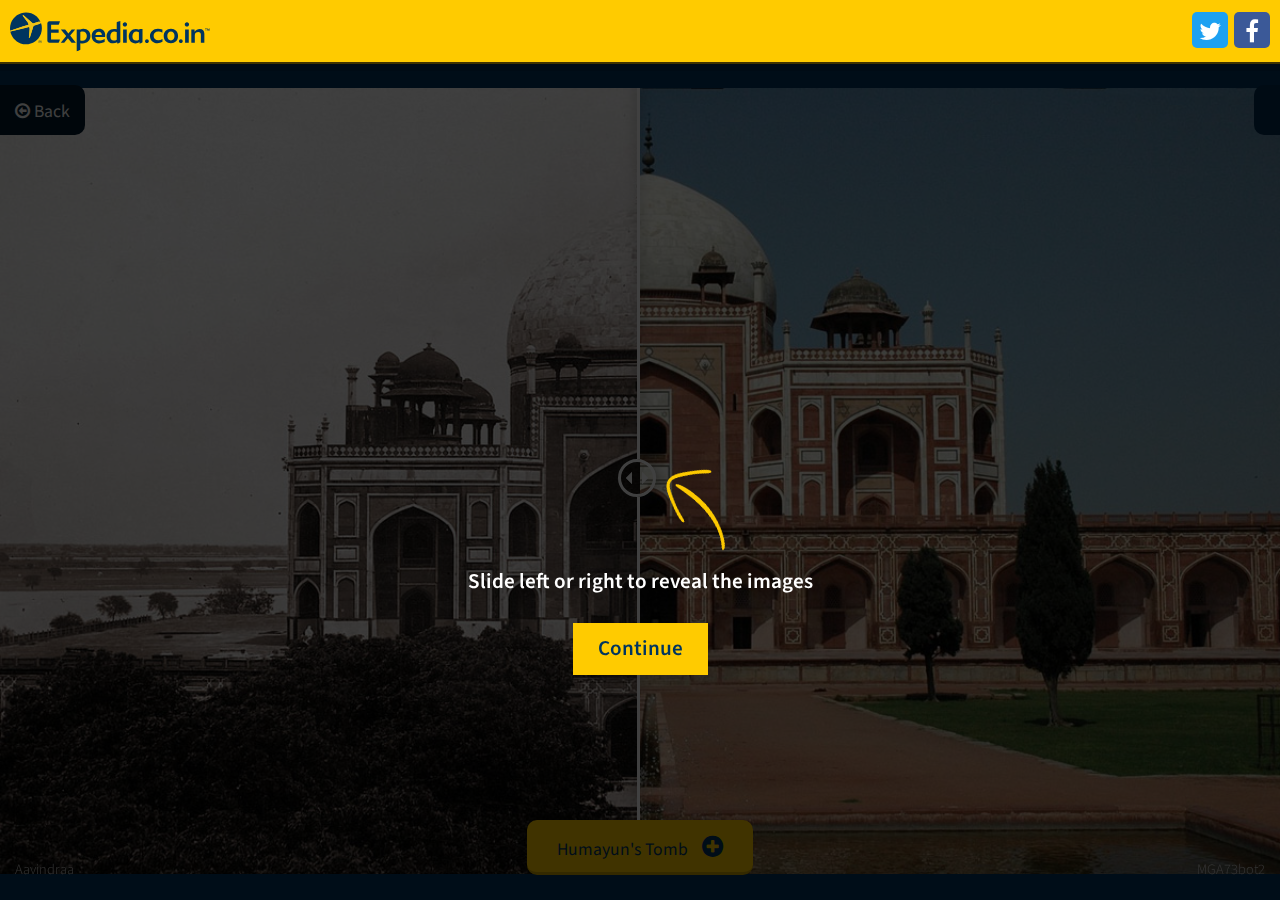
<file: humayuns-tomb.html>
<!doctype html>
<html lang="en">
<head>

    <meta charset="utf-8">
    <meta name="viewport" content="width=device-width, initial-scale=1.0">
    <link rel="stylesheet" href="https://maxcdn.bootstrapcdn.com/font-awesome/4.5.0/css/font-awesome.min.css">
    <link href="https://fonts.googleapis.com/css?family=Source+Sans+Pro:300,400,600" rel="stylesheet">

 
 	<!--<base href="http://sg.alltravelholidays.com/vc/m/essential-food-guide-to-asia/">-->

 	<link rel="stylesheet" href="css/style.css">


    <title>Expedia | India - Then and Now</title>
    <meta name="description" content="Travel back in time and see how some of India’s famous landmarks have changed over time using our new interactive tool. ">

    <meta name="og:description" content="Want to travel back in time? Explore India’s past and present with our new interactive tool." />
    <meta name="og:title" content="India – Then and Now" />
    <meta name="og:image" content="http://www.expedia.co.in/vc/m/india-then-and-now/images/share-img.jpg" />
    <meta name="og:url" content="http://www.expedia.co.in/vc/m/india-then-and-now/" />

    <meta name="twitter:card" content="summary_large_image">
    <meta name="twitter:site" content="@Expedia">
    <meta name="twitter:title" content="India – Then and Now">
    <meta name="twitter:description" content="Want to travel back in time? Explore India’s past and present with our new interactive tool.">
    <meta name="twitter:image" content="http://www.expedia.co.in/vc/m/india-then-and-now/images/share-img.jpg">

</head>
<body>
<div id="fb-root"></div>
<script>(function(d, s, id) {
  var js, fjs = d.getElementsByTagName(s)[0];
  if (d.getElementById(id)) return;
  js = d.createElement(s); js.id = id;
  js.src = "http://connect.facebook.net/en_GB/sdk.js#xfbml=1&version=v2.9&appId=1392180280897562";
  fjs.parentNode.insertBefore(js, fjs);
}(document, 'script', 'facebook-jssdk'));</script>

<div class="then-now then-now-slide">

	<header>
		<a id="logo-link" class="logo-link" target="_blank" href="https://www.expedia.co.in"><img class="logo" src="images/logo.svg" alt="Expedia Singapore Logo"></a>
		<div class="header-share-btns">
			<a class="tweet" href="http://twitter.com/intent/tweet?status=Ever+wondered+what+India+looked+like+100+years+ago?+Explore+India’s+past+and+present+with+our+new+tool:+http://bit.ly/2tnKIfV"><i class="fa fa-twitter"></i></a>
			<a class="fb" href="http://www.facebook.com/sharer/sharer.php?u=http://www.expedia.co.in/vc/m/india-then-and-now/&title=Want+to+travel+back+in+time?+Explore+India’s+past+and+present+with+our+new+interactive+tool."><i class="fa fa-facebook"></i></a>
		</div>
	</header>

	<h1>Humayun's Tomb</h1>

	<div class="slide-wrap">
		<div class="slide-reveal">
			<img src="images/full/humayuns-tomb-then.jpg">
			<img src="images/full/humayuns-tomb-now.jpg">
			<div class="handle-underlay twentytwenty-handle"></div>
			<div class="twentytwenty-handle"><span class="twentytwenty-left-arrow"></span><span class="twentytwenty-right-arrow"></span></div>
			<div class="then label">Then</div>
			<div class="now label">Now</div>
		</div>
	</div>

	<a target="_blank" class="then-credit img-credit" href="https://commons.wikimedia.org/wiki/File:Humayun%27s_Tomb,_Delhi._1880.jpg">Aavindraa</a>
	<a target="_blank" class="now-credit img-credit" href="https://commons.wikimedia.org/wiki/File:Humayun_South.JPG">MGA73bot2</a>

	<div class="info-btn">Humayun's Tomb <i class="fa fa-plus-circle"></i></div>

	<a class="back-btn" href="index.html"><i class="fa fa-arrow-circle-o-left"></i> Back</a>

	<div class="like-wrap">
		<div class="fb-like" data-href="http://www.expedia.co.in/vc/m/india-then-and-now/humayuns-tomb.html" data-layout="button_count" data-action="like" data-size="small" data-show-faces="true" data-share="false"></div>
	</div>

	<div class="content-popup">
		<div class="scroll">
			<h2><i class="fa fa-clock-o"></i> History</h2>
			<div class="panel">
				<ul>
					<li>Tomb of the Mughal Emperor Humayun</li>
					<li>The tomb is culturally significant as it is one of the first pieces of Mughal architecture and one of the first garden tombs in India</li>
					<li>Built by Persian architect, Mirak Mirza Ghiyas, construction of the tomb was ordered by Humayun’s wife, Empress Bega Begum in 1565 and was finally completed in 1572</li>
					<li>It was listed as a UNESCO World Heritage Site in 1993</li>
					<li>The tomb recently underwent restoration from 2007 to 2013, revealing its stunning architecture that inspired the Taj Mahal</li>
					<li>Several members of the Mughal family were buried in the tomb from 17th to the 19th century</li>
					<li>The tomb has become a popular tourist attraction</li>
				</ul>
			</div>
			<h2><i class="fa fa-map"></i> How to get there</h2>
			<div class="panel">
				<ul class="get-there-content">
					<li>Being located in the capital city, Humayun’s Temple is well connected by various transportation options </li>
					<li>The closest stations are New Delhi or Nizamuddin Railway stations</li>
					<li>From Indira Gandhi International Airport Metro station (DEL) the journey is under an hour and a half (to New Delhi Metro station and a 181 or 894 bus to Nizamuddin)</li>
				</ul>
				<div class="map-wrap">
					<iframe src="https://www.google.com/maps/embed?pb=!1m18!1m12!1m3!1d3503.2163625194644!2d77.24852656508175!3d28.59328533243319!2m3!1f0!2f0!3f0!3m2!1i1024!2i768!4f13.1!3m3!1m2!1s0x390ce31abf44a0c5%3A0x938663ce3e1f68f7!2sHumayun&#39;s+Tomb!5e0!3m2!1sen!2suk!4v1500838343513" width="600" height="450" frameborder="0" style="border:0" allowfullscreen></iframe>
				</div>
			</div>
			<h2><i class="fa fa-map-signs"></i> Explore New Delhi</h2>
			<div class="panel">
				<ul>
					<li>New Delhi became the capital of India just over a century ago
					<li>The capital is a blend of ancient and modern India</li>
					<li>It is home to three World Heritage monuments—Qutub Minar, Red Fort and Humayun's Tomb</li>
					<li>The capital is a tourist hotspot</li>
					<li>The city is a shopper’s paradise, with a number of markets, shops and street vendors</li>
				</ul>
			</div>
			<h2><i class="fa fa-comments"></i> Comments</h2>
			<div class="panel">
				<div class="fb-comments" data-href="http://www.expedia.co.in/vc/m/india-then-and-now/humayuns-tomb.html" data-numposts="5"></div>
			</div>
			<ul class="ctas">
				<li><a target="_blank" href="http://www.expedia.co.in/vc/m/delhi-d180000"><i class="fa fa-info-circle"></i> New Delhi Travel Guide</a></li>
				<li><a target="_blank" href="https://www.expedia.co.in/Delhi-Hotels.d180000.Travel-Guide-Hotels"><i class="fa fa-hospital-o"></i> Hotels in New Delhi</a></li>
				<li><a target="_blank" href="https://www.expedia.co.in/Cheap-Flights-To-Delhi.d180000.Travel-Guide-Flights"><i class="fa fa-plane"></i> Flights to New Delhi</a></li>
			</ul>
		</div>
		<div class="close"><i class="fa fa-times"></i> <span>Close</span></div>
	</div>

	<div class="overlay"></div>

	<div class="instructions">
		<img class="arrow" src="images/arrow-up.png">
		<p>Slide left or right to reveal the images</p>
		<div class="continue">Continue</div>
	</div>

</div> <!-- end .then-now -->


<script src="https://ajax.googleapis.com/ajax/libs/jquery/2.1.3/jquery.min.js"></script>
<script src="js/jquery.event.move.js"></script>
<script src="js/jquery.twentytwenty.js"></script>
<script src="js/site.js"></script>

<!-- BEGIN OMNITURE TRACKING -->
	<script language="javascript">
	s_account = 'expedia14';
	</script>
	<script language="javascript" type="text/javascript" src="https://www.expedia.com.sg/static/default/default/scripts/siteAnalytics.js"></script> 
	<script language="javascript">
	s_exp.pageName = 'page.CreativeCampaign.AsiaFoodGuide';
	</script>
	<script language="javascript" type="text/javascript">
	var s_code=s_exp.t();if(s_code)document.write(s_code)
	</script>
	<!-- END OMNITURE TRACKING -->

</body>
</html>
</file>
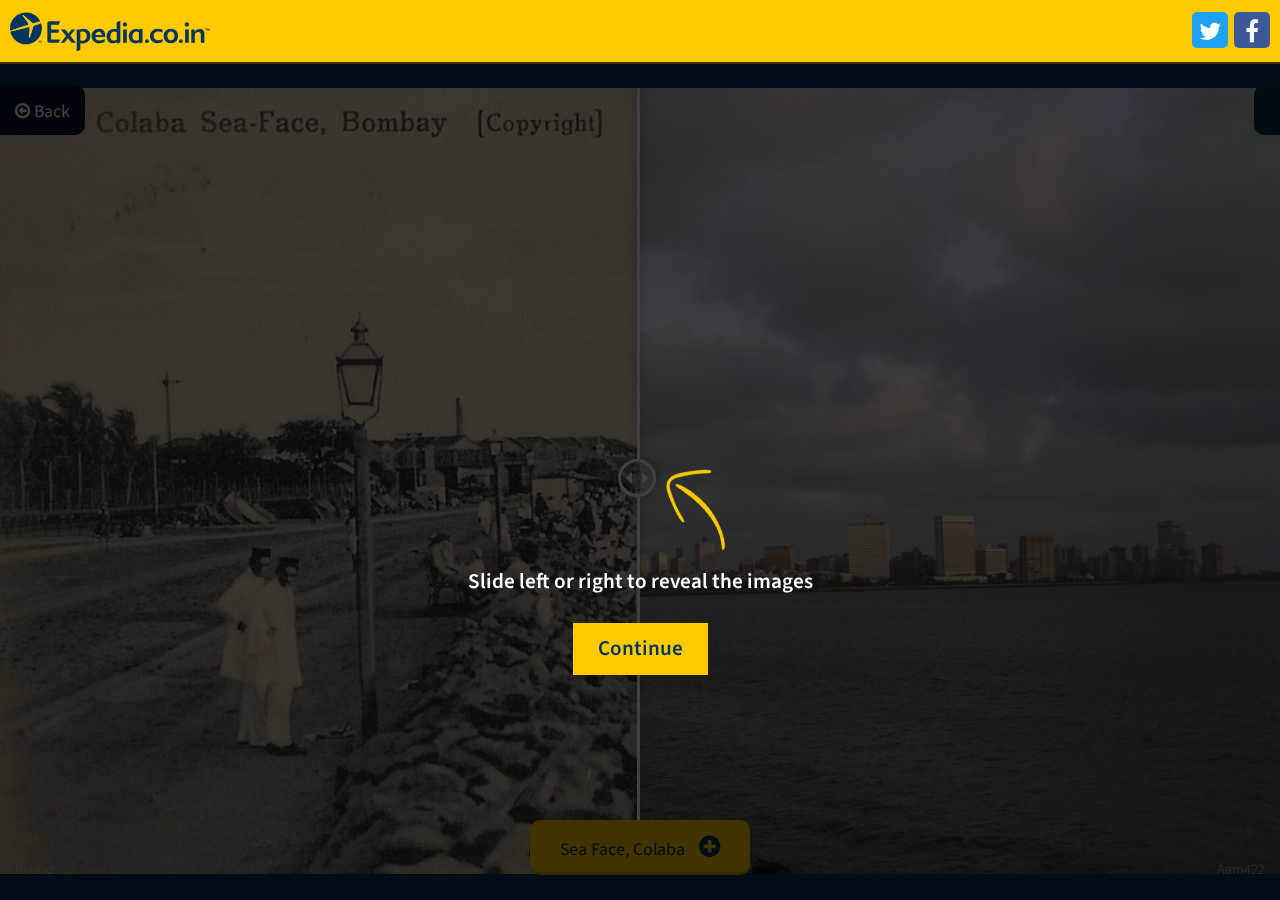
<file: sea-face.html>
<!doctype html>
<html lang="en">
<head>

    <meta charset="utf-8">
    <meta name="viewport" content="width=device-width, initial-scale=1.0">
    <link rel="stylesheet" href="https://maxcdn.bootstrapcdn.com/font-awesome/4.5.0/css/font-awesome.min.css">
    <link href="https://fonts.googleapis.com/css?family=Source+Sans+Pro:300,400,600" rel="stylesheet">

 
 	<!--<base href="http://sg.alltravelholidays.com/vc/m/essential-food-guide-to-asia/">-->

 	<link rel="stylesheet" href="css/style.css">


    <title>Expedia | India - Then and Now</title>
    <meta name="description" content="Travel back in time and see how some of India’s famous landmarks have changed over time using our new interactive tool. ">

    <meta name="og:description" content="Want to travel back in time? Explore India’s past and present with our new interactive tool." />
    <meta name="og:title" content="India – Then and Now" />
    <meta name="og:image" content="http://www.expedia.co.in/vc/m/india-then-and-now/images/share-img.jpg" />
    <meta name="og:url" content="http://www.expedia.co.in/vc/m/india-then-and-now/" />

    <meta name="twitter:card" content="summary_large_image">
    <meta name="twitter:site" content="@Expedia">
    <meta name="twitter:title" content="India – Then and Now">
    <meta name="twitter:description" content="Want to travel back in time? Explore India’s past and present with our new interactive tool.">
    <meta name="twitter:image" content="http://www.expedia.co.in/vc/m/india-then-and-now/images/share-img.jpg">

</head>
<body>
<div id="fb-root"></div>
<script>(function(d, s, id) {
  var js, fjs = d.getElementsByTagName(s)[0];
  if (d.getElementById(id)) return;
  js = d.createElement(s); js.id = id;
  js.src = "http://connect.facebook.net/en_GB/sdk.js#xfbml=1&version=v2.9&appId=1392180280897562";
  fjs.parentNode.insertBefore(js, fjs);
}(document, 'script', 'facebook-jssdk'));</script>

<div class="then-now then-now-slide">

	<header>
		<a id="logo-link" class="logo-link" target="_blank" href="https://www.expedia.co.in"><img class="logo" src="images/logo.svg" alt="Expedia Singapore Logo"></a>
		<div class="header-share-btns">
			<a class="tweet" href="http://twitter.com/intent/tweet?status=Ever+wondered+what+India+looked+like+100+years+ago?+Explore+India’s+past+and+present+with+our+new+tool:+http://bit.ly/2tnKIfV"><i class="fa fa-twitter"></i></a>
			<a class="fb" href="http://www.facebook.com/sharer/sharer.php?u=http://www.expedia.co.in/vc/m/india-then-and-now/&title=Want+to+travel+back+in+time?+Explore+India’s+past+and+present+with+our+new+interactive+tool."><i class="fa fa-facebook"></i></a>
		</div>
	</header>

	<h1>Sea Face, Colaba</h1>

	<div class="slide-wrap">
		<div class="slide-reveal">
			<img src="images/full/sea-face-then.jpg">
			<img src="images/full/sea-face-now.jpg">
			<div class="handle-underlay twentytwenty-handle"></div>
			<div class="twentytwenty-handle"><span class="twentytwenty-left-arrow"></span><span class="twentytwenty-right-arrow"></span></div>
			<div class="then label">Then</div>
			<div class="now label">Now</div>
		</div>
	</div>

	<a target="_blank" class="then-credit img-credit" href="https://commons.wikimedia.org/wiki/File:Colaba_Sea_Face.jpg">Belasd</a>
	<a target="_blank" class="now-credit img-credit" href="https://commons.wikimedia.org/wiki/File:Bombay9.jpg">Aam422</a>

	<div class="info-btn">Sea Face, Colaba <i class="fa fa-plus-circle"></i></div>

	<a class="back-btn" href="index.html"><i class="fa fa-arrow-circle-o-left"></i> Back</a>

	<div class="like-wrap">
		<div class="fb-like" data-href="http://www.expedia.co.in/vc/m/india-then-and-now/sea-face.html" data-layout="button_count" data-action="like" data-size="small" data-show-faces="true" data-share="false"></div>
	</div>

	<div class="content-popup">
		<div class="scroll">
			<h2><i class="fa fa-clock-o"></i> History</h2>
			<div class="panel">
				<ul>
					<li>Marine Drive is located at the Southern tip of Mumbai</li>
					<li>The island of Colaba was one of the seven islands of Bombay, ruled by the Portuguese Empire</li>
					<li>They were given as part of a dowry to King Charles II in 1662, the islands became an important region to the British Empire</li>
					<li>Today, it is a vibrant and bustling tourist hotspot</li>
					<li>There are a number of shops, restaurants and cafes to enjoy</li>
					<li>There are also plenty of places to visit around the Sea Face; enjoy the Sassoon Docks, Gateway of India and beautiful views of the Arabian Sea</li>
				</ul>
			</div>
			<h2><i class="fa fa-map"></i> How to get there</h2>
			<div class="panel">
				<ul class="get-there-content">
					<li>The closest stations are Churchgate and Chhatrapati Shivaji Terminus Railway stations</li>
					<li>From Chhatrapati Shivaji International Airport (BOM) the journey is under an hour – from Vile Parle Railway station to Churchgate Railway station</li>
				</ul>
				<div class="map-wrap">
					<iframe src="https://www.google.com/maps/embed?pb=!1m18!1m12!1m3!1d15094.943985412334!2d72.81430906722626!3d18.943076261060483!2m3!1f0!2f0!3f0!3m2!1i1024!2i768!4f13.1!3m3!1m2!1s0x3be7d1e25ee8439d%3A0x5acd924f2726ad2b!2sMarine+Drive+Jogging+Track%2C+Chowpatty%2C+Mumbai%2C+Maharashtra%2C+India!5e0!3m2!1sen!2suk!4v1500838603087" width="600" height="450" frameborder="0" style="border:0" allowfullscreen></iframe>
				</div>
			</div>
			<h2><i class="fa fa-map-signs"></i> Explore Mumbai</h2>
			<div class="panel">
				<ul>
					<li>Previously known as Bombay, Mumbai is a major city in India and is known as the business capital</li>
					<li>Being one of the most populous cities in the world, Mumbai has an estimated population of 22 million people</li>
					<li>It is famously known as the home of Bollywood </li>
					<li>A popular city for tourists, there are several attractions such as the Taj Mahal and Sanjay Gandhi National Park to visit</li>
					<li>You can enjoy and experience authentic Indian dishes at a number of restaurants</li>
				</ul>
			</div>
			<h2><i class="fa fa-comments"></i> Comments</h2>
			<div class="panel">
				<div class="fb-comments" data-href="http://www.expedia.co.in/vc/m/india-then-and-now/sea-face.html" data-numposts="5"></div>
			</div>
			<ul class="ctas">
				<li><a target="_blank" href="http://www.expedia.co.in/vc/m/mumbai-d6050062"><i class="fa fa-info-circle"></i> Mumbai Travel Guide</a></li>
				<li><a target="_blank" href="https://www.expedia.co.in/Mumbai-Hotels.d6050062.Travel-Guide-Hotels"><i class="fa fa-hospital-o"></i> Hotels in Mumbai</a></li>
				<li><a target="_blank" href="https://www.expedia.co.in/Cheap-Flights-To-Mumbai.d6050062.Travel-Guide-Flights"><i class="fa fa-plane"></i> Flights to Mumbai</a></li>
			</ul>
		</div>
		<div class="close"><i class="fa fa-times"></i> <span>Close</span></div>
	</div>

	<div class="overlay"></div>

	<div class="instructions">
		<img class="arrow" src="images/arrow-up.png">
		<p>Slide left or right to reveal the images</p>
		<div class="continue">Continue</div>
	</div>

</div> <!-- end .then-now -->


<script src="https://ajax.googleapis.com/ajax/libs/jquery/2.1.3/jquery.min.js"></script>
<script src="js/jquery.event.move.js"></script>
<script src="js/jquery.twentytwenty.js"></script>
<script src="js/site.js"></script>

<!-- BEGIN OMNITURE TRACKING -->
	<script language="javascript">
	s_account = 'expedia14';
	</script>
	<script language="javascript" type="text/javascript" src="https://www.expedia.com.sg/static/default/default/scripts/siteAnalytics.js"></script> 
	<script language="javascript">
	s_exp.pageName = 'page.CreativeCampaign.AsiaFoodGuide';
	</script>
	<script language="javascript" type="text/javascript">
	var s_code=s_exp.t();if(s_code)document.write(s_code)
	</script>
	<!-- END OMNITURE TRACKING -->

</body>
</html>
</file>
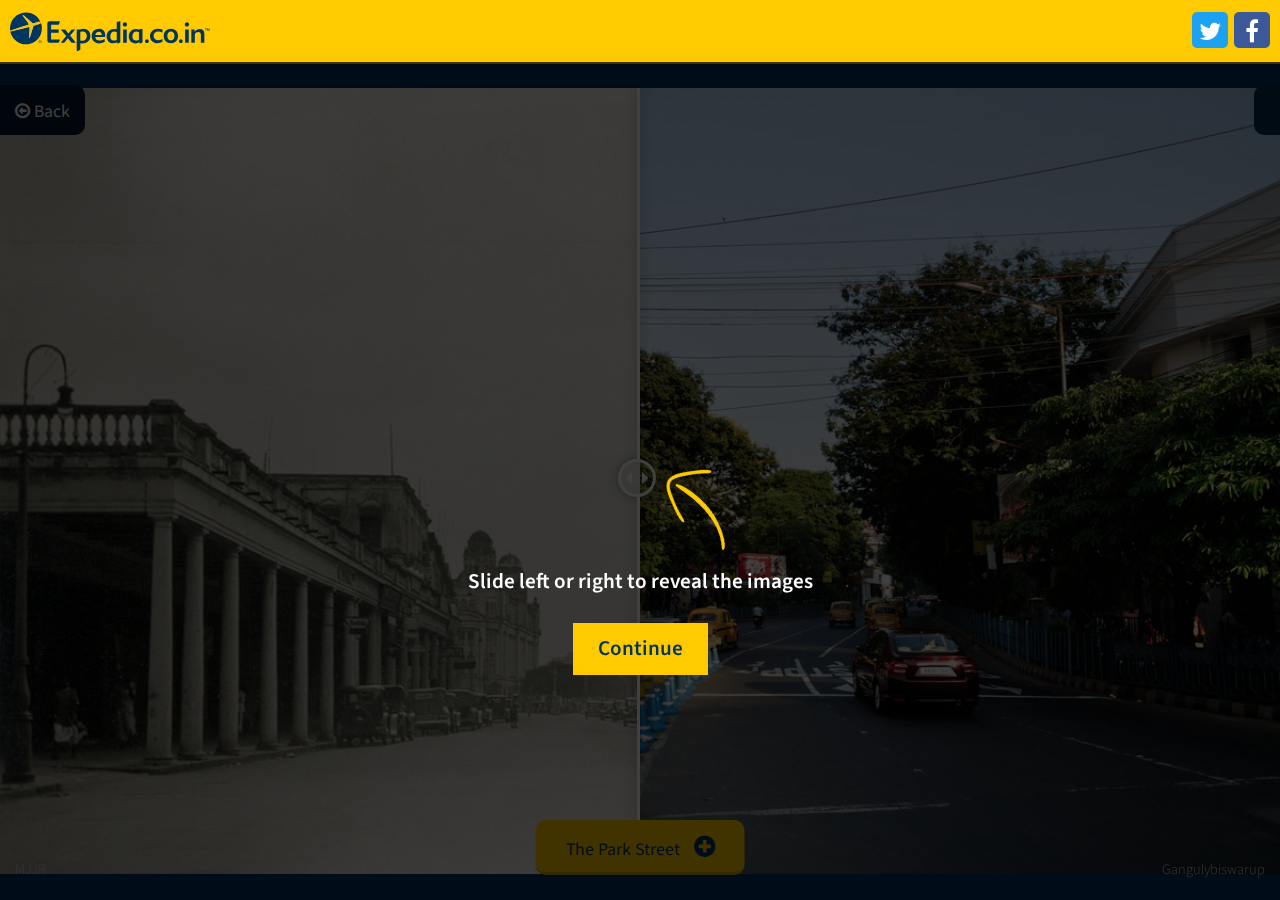
<file: the-park-street.html>
<!doctype html>
<html lang="en">
<head>

    <meta charset="utf-8">
    <meta name="viewport" content="width=device-width, initial-scale=1.0">
    <link rel="stylesheet" href="https://maxcdn.bootstrapcdn.com/font-awesome/4.5.0/css/font-awesome.min.css">
    <link href="https://fonts.googleapis.com/css?family=Source+Sans+Pro:300,400,600" rel="stylesheet">

 
 	<!--<base href="http://sg.alltravelholidays.com/vc/m/essential-food-guide-to-asia/">-->

 	<link rel="stylesheet" href="css/style.css">


    <title>Expedia | India - Then and Now</title>
    <meta name="description" content="Travel back in time and see how some of India’s famous landmarks have changed over time using our new interactive tool. ">

    <meta name="og:description" content="Want to travel back in time? Explore India’s past and present with our new interactive tool." />
    <meta name="og:title" content="India – Then and Now" />
    <meta name="og:image" content="http://www.expedia.co.in/vc/m/india-then-and-now/images/share-img.jpg" />
    <meta name="og:url" content="http://www.expedia.co.in/vc/m/india-then-and-now/" />

    <meta name="twitter:card" content="summary_large_image">
    <meta name="twitter:site" content="@Expedia">
    <meta name="twitter:title" content="India – Then and Now">
    <meta name="twitter:description" content="Want to travel back in time? Explore India’s past and present with our new interactive tool.">
    <meta name="twitter:image" content="http://www.expedia.co.in/vc/m/india-then-and-now/images/share-img.jpg">

</head>
<body>
<div id="fb-root"></div>
<script>(function(d, s, id) {
  var js, fjs = d.getElementsByTagName(s)[0];
  if (d.getElementById(id)) return;
  js = d.createElement(s); js.id = id;
  js.src = "http://connect.facebook.net/en_GB/sdk.js#xfbml=1&version=v2.9&appId=1392180280897562";
  fjs.parentNode.insertBefore(js, fjs);
}(document, 'script', 'facebook-jssdk'));</script>

<div class="then-now then-now-slide">

	<header>
		<a id="logo-link" class="logo-link" target="_blank" href="https://www.expedia.co.in"><img class="logo" src="images/logo.svg" alt="Expedia Singapore Logo"></a>
		<div class="header-share-btns">
			<a class="tweet" href="http://twitter.com/intent/tweet?status=Ever+wondered+what+India+looked+like+100+years+ago?+Explore+India’s+past+and+present+with+our+new+tool:+http://bit.ly/2tnKIfV"><i class="fa fa-twitter"></i></a>
			<a class="fb" href="http://www.facebook.com/sharer/sharer.php?u=http://www.expedia.co.in/vc/m/india-then-and-now/&title=Want+to+travel+back+in+time?+Explore+India’s+past+and+present+with+our+new+interactive+tool."><i class="fa fa-facebook"></i></a>
		</div>
	</header>

	<h1>The Park Street</h1>

	<div class="slide-wrap">
		<div class="slide-reveal">
			<img src="images/full/the-park-street-then.jpg">
			<img src="images/full/the-park-street-now.jpg">
			<div class="handle-underlay twentytwenty-handle"></div>
			<div class="twentytwenty-handle"><span class="twentytwenty-left-arrow"></span><span class="twentytwenty-right-arrow"></span></div>
			<div class="then label">Then</div>
			<div class="now label">Now</div>
		</div>
	</div>

	<a target="_blank" class="then-credit img-credit" href="https://commons.wikimedia.org/wiki/File:Calcutta_Park_Street_1930s_R02.jpg">MJJR</a>
	<a target="_blank" class="now-credit img-credit" href="https://commons.wikimedia.org/wiki/File:Park_Street_-_Kolkata_2013-04-10_7828.JPG">Gangulybiswarup</a>

	<div class="info-btn">The Park Street <i class="fa fa-plus-circle"></i></div>

	<a class="back-btn" href="index.html"><i class="fa fa-arrow-circle-o-left"></i> Back</a>

	<div class="like-wrap">
		<div class="fb-like" data-href="http://www.expedia.co.in/vc/m/india-then-and-now/the-park-street.html" data-layout="button_count" data-action="like" data-size="small" data-show-faces="true" data-share="false"></div>
	</div>

	<div class="content-popup">
		<div class="scroll">
			<h2><i class="fa fa-clock-o"></i> History</h2>
			<div class="panel">
				<ul>
					<li>Park Street was known as a recreational zone during the British colonial era</li>
					<li>The Park, is a famous street that runs through what used to be a deer park owned by Sir Elijah Impey, Chief Justice of the Supreme Court in Calcutta</li>
					<li>Later, it was renamed Mother Teresa Sarani to honour Mother Teresa</li>
					<li>The area has a number of hotels, shopping stalls, restaurants and nightclubs </li>
					<li>It is often referred to as ‘the street that never sleeps’</li>
					<li>The road is a popular attraction for both tourists and locals as it blends colonial Kolkata with vibrant and modern India</li>
				</ul>
			</div>
			<h2><i class="fa fa-map"></i> How to get there</h2>
			<div class="panel">
				<ul class="get-there-content">
					<li>From Netaji Subhash Chandra Bose International Airport (CCU) a trip to Howrah Bridge is just over an hour and a half via bus</li>
					<li>The closest station to Park Street (Mother Teresa Sarani) is Park Street metro station</li>
				</ul>
				<div class="map-wrap">
					<iframe src="https://www.google.com/maps/embed?pb=!1m18!1m12!1m3!1d3684.8270019052634!2d88.35687161495915!3d22.54815238519531!2m3!1f0!2f0!3f0!3m2!1i1024!2i768!4f13.1!3m3!1m2!1s0x3a0276e7479c7cad%3A0x2ce399323c653f92!2sPark+St%2C+Kolkata%2C+West+Bengal%2C+India!5e0!3m2!1sen!2suk!4v1500839566149" width="600" height="450" frameborder="0" style="border:0" allowfullscreen></iframe>
				</div>
			</div>
			<h2><i class="fa fa-map-signs"></i> Explore Kolkata</h2>
			<div class="panel">
				<ul>
					<li>Kolkata is the  capital of the Indian state of West Bengal</li> 
					<li>Formerly known as Calcutta, the state was renamed Kolkata in 2001</li> 
					<li>As the former capital of British India, colonial Kolkata can be seen through its architecture</li> 
					<li>It is also known as the cultural capital of India</li> 
					<li>Popular local attractions include Eden Garden and the Marble Palace</li> 
					<li>There are a number of restaurants to experience authentic Bengali cuisine</li> 
				</ul>
			</div>
			<h2><i class="fa fa-comments"></i> Comments</h2>
			<div class="panel">
				<div class="fb-comments" data-href="http://www.expedia.co.in/vc/m/india-then-and-now/the-park-street.html" data-numposts="5"></div>
			</div>
			<ul class="ctas">
				<!--<li><a target="_blank" href=""><i class="fa fa-info-circle"></i> Kolkata Travel Guide</a></li>-->
				<li><a target="_blank" href="https://www.expedia.co.in/Kolkata-Hotels.d178244.Travel-Guide-Hotels"><i class="fa fa-hospital-o"></i> Hotels in Kolkata</a></li>
				<li><a target="_blank" href="https://www.expedia.co.in/Cheap-Flights-To-Kolkata.d178244.Travel-Guide-Flights"><i class="fa fa-plane"></i> Flights to Kolkata</a></li>
			</ul>
		</div>
		<div class="close"><i class="fa fa-times"></i> <span>Close</span></div>
	</div>

	<div class="overlay"></div>

	<div class="instructions">
		<img class="arrow" src="images/arrow-up.png">
		<p>Slide left or right to reveal the images</p>
		<div class="continue">Continue</div>
	</div>

</div> <!-- end .then-now -->


<script src="https://ajax.googleapis.com/ajax/libs/jquery/2.1.3/jquery.min.js"></script>
<script src="js/jquery.event.move.js"></script>
<script src="js/jquery.twentytwenty.js"></script>
<script src="js/site.js"></script>

<!-- BEGIN OMNITURE TRACKING -->
	<script language="javascript">
	s_account = 'expedia14';
	</script>
	<script language="javascript" type="text/javascript" src="https://www.expedia.com.sg/static/default/default/scripts/siteAnalytics.js"></script> 
	<script language="javascript">
	s_exp.pageName = 'page.CreativeCampaign.AsiaFoodGuide';
	</script>
	<script language="javascript" type="text/javascript">
	var s_code=s_exp.t();if(s_code)document.write(s_code)
	</script>
	<!-- END OMNITURE TRACKING -->

</body>
</html>
</file>
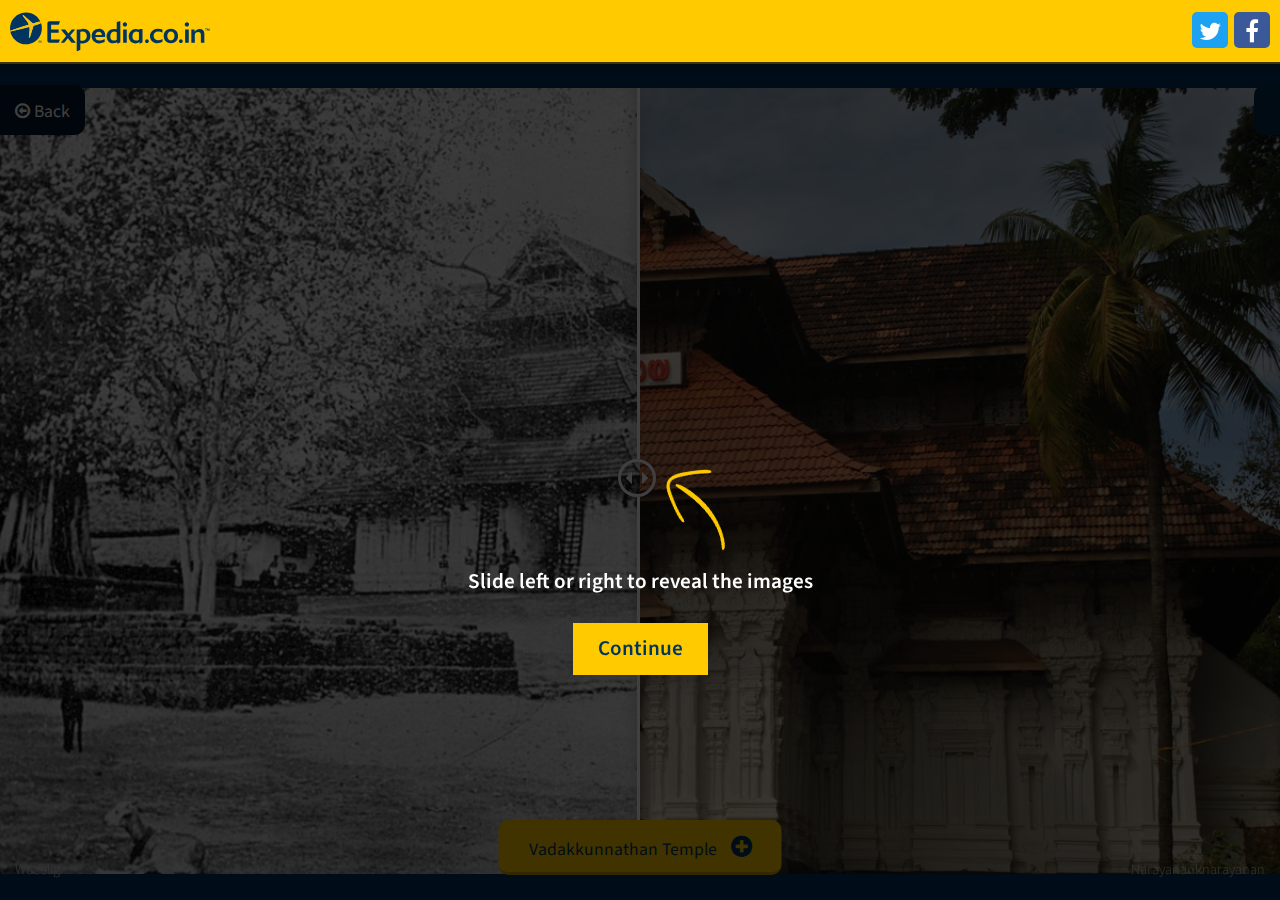
<file: vadakkunnathan-temple.html>
<!doctype html>
<html lang="en">
<head>

    <meta charset="utf-8">
    <meta name="viewport" content="width=device-width, initial-scale=1.0">
    <link rel="stylesheet" href="https://maxcdn.bootstrapcdn.com/font-awesome/4.5.0/css/font-awesome.min.css">
    <link href="https://fonts.googleapis.com/css?family=Source+Sans+Pro:300,400,600" rel="stylesheet">

 
 	<!--<base href="http://sg.alltravelholidays.com/vc/m/essential-food-guide-to-asia/">-->

 	<link rel="stylesheet" href="css/style.css">


    <title>Expedia | India - Then and Now</title>
    <meta name="description" content="Travel back in time and see how some of India’s famous landmarks have changed over time using our new interactive tool. ">

    <meta name="og:description" content="Want to travel back in time? Explore India’s past and present with our new interactive tool." />
    <meta name="og:title" content="India – Then and Now" />
    <meta name="og:image" content="http://www.expedia.co.in/vc/m/india-then-and-now/images/share-img.jpg" />
    <meta name="og:url" content="http://www.expedia.co.in/vc/m/india-then-and-now/" />

    <meta name="twitter:card" content="summary_large_image">
    <meta name="twitter:site" content="@Expedia">
    <meta name="twitter:title" content="India – Then and Now">
    <meta name="twitter:description" content="Want to travel back in time? Explore India’s past and present with our new interactive tool.">
    <meta name="twitter:image" content="http://www.expedia.co.in/vc/m/india-then-and-now/images/share-img.jpg">

</head>
<body>
<div id="fb-root"></div>
<script>(function(d, s, id) {
  var js, fjs = d.getElementsByTagName(s)[0];
  if (d.getElementById(id)) return;
  js = d.createElement(s); js.id = id;
  js.src = "http://connect.facebook.net/en_GB/sdk.js#xfbml=1&version=v2.9&appId=1392180280897562";
  fjs.parentNode.insertBefore(js, fjs);
}(document, 'script', 'facebook-jssdk'));</script>

<div class="then-now then-now-slide">

	<header>
		<a id="logo-link" class="logo-link" target="_blank" href="https://www.expedia.co.in"><img class="logo" src="images/logo.svg" alt="Expedia Singapore Logo"></a>
		<div class="header-share-btns">
			<a class="tweet" href="http://twitter.com/intent/tweet?status=Ever+wondered+what+India+looked+like+100+years+ago?+Explore+India’s+past+and+present+with+our+new+tool:+http://bit.ly/2tnKIfV"><i class="fa fa-twitter"></i></a>
			<a class="fb" href="http://www.facebook.com/sharer/sharer.php?u=http://www.expedia.co.in/vc/m/india-then-and-now/&title=Want+to+travel+back+in+time?+Explore+India’s+past+and+present+with+our+new+interactive+tool."><i class="fa fa-facebook"></i></a>
		</div>
	</header>

	<h1>Vadakkunnathan Temple</h1>

	<div class="slide-wrap">
		<div class="slide-reveal">
			<img src="images/full/vadakkunnathan-temple-then.jpg">
			<img src="images/full/vadakkunnathan-temple-now.jpg">
			<div class="handle-underlay twentytwenty-handle"></div>
			<div class="twentytwenty-handle"><span class="twentytwenty-left-arrow"></span><span class="twentytwenty-right-arrow"></span></div>
			<div class="then label">Then</div>
			<div class="now label">Now</div>
		</div>
	</div>

	<a target="_blank" class="then-credit img-credit" href="https://commons.wikimedia.org/wiki/File:55Trichur_Temple_Main_Entrance.jpg">Wuselig</a>
	<a target="_blank" class="now-credit img-credit" href="https://commons.wikimedia.org/wiki/File:Thrissur_vatakkunnatha_temple.JPG">Narayananknarayanan</a>

	<div class="info-btn">Vadakkunnathan Temple <i class="fa fa-plus-circle"></i></div>

	<a class="back-btn" href="index.html"><i class="fa fa-arrow-circle-o-left"></i> Back</a>

	<div class="like-wrap">
		<div class="fb-like" data-href="http://www.expedia.co.in/vc/m/india-then-and-now/vadakkunnathan-temple.html" data-layout="button_count" data-action="like" data-size="small" data-show-faces="true" data-share="false"></div>
	</div>

	<div class="content-popup">
		<div class="scroll">
			<h2><i class="fa fa-clock-o"></i> History</h2>
			<div class="panel">
				<ul>
					<li>Vadakkunnathan Temple is an ancient Hindu temple dedicated to Shiva in the city of Thrissur, Kerala </li>
					<li>It is estimated to be over 1,300 years old and was founded by Lord Parasurama, the sixth avatar of Vishnu in Hinduism</li>
					<li>The temple is an example of classic Keralan style architecture</li>
					<li>Located in Thissur, the name Thrissur is derived from 'Thiru-Shiva-Peroor', which translates ‘The city of the sacred Shiva’</li>
					<li>Today, the temple has become a popular tourist destination</li>
					<li>The temple is the location of the world famous Pooram Festival celebrated annually in between April-May</li>
					<li>It was listed as a National Monument by India under the AMASR Act</li>
				</ul>
			</div>
			<h2><i class="fa fa-map"></i> How to get there</h2>
			<div class="panel">
				<ul class="get-there-content">
					<li>From Cochin International Airport (COK) a trip to Vadakkunnathan Temple by train will take just under an hour and a half </li>
					<li>All trains to Kerala go via Thrissur Railway station, which is the closest station</li>
				</ul>
				<div class="map-wrap">
					<iframe src="https://www.google.com/maps/embed?pb=!1m18!1m12!1m3!1d3922.699511555325!2d76.21226721479862!3d10.524316592492886!2m3!1f0!2f0!3f0!3m2!1i1024!2i768!4f13.1!3m3!1m2!1s0x3ba7ee4f40583e69%3A0x2352a12f19c2777!2sVadakkumnathan+Shiva+Temple!5e0!3m2!1sen!2suk!4v1500844617808" width="600" height="450" frameborder="0" style="border:0" allowfullscreen></iframe>
				</div>
			</div>
			<h2><i class="fa fa-map-signs"></i> Explore Kerala</h2>
			<div class="panel">
				<ul>
					<li>Kerala is an Indian state in Southern India on the Malabar Coast</li> 
					<li>It has a unique and stunning geographical location – along the Arabian Sea, part of the Indian Ocean on the west and the Western Ghats on the east</li> 
					<li>Kerala is also known as the Spice Coast of India; it also exports coconuts, tea, coffee and cashew nuts</li> 
					<li>The state has become a popular tourist destination in India</li> 
					<li>A number of attractions to enjoy such as backwaters, exotic wildlife and waterfalls</li> 
					<li>As well as a number of historic and cultural monuments, Kerala is known for its exotic cuisine </li> 
				</ul>
			</div>
			<h2><i class="fa fa-comments"></i> Comments</h2>
			<div class="panel">
				<div class="fb-comments" data-href="http://www.expedia.co.in/vc/m/india-then-and-now/vadakkunnathan-temple.html" data-numposts="5"></div>
			</div>
			<ul class="ctas">
				<!--<li><a target="_blank" href=""><i class="fa fa-info-circle"></i> Kerala Travel Guide</a></li>-->
				<li><a target="_blank" href="https://www.expedia.co.in/Destinations-In-Kerala.d602187.Hotel-Destinations"><i class="fa fa-hospital-o"></i> Hotels in Kerala</a></li>
				<li><a target="_blank" href="https://www.expedia.co.in/Destinations-In-Kerala.d602187.Flight-Destinations"><i class="fa fa-plane"></i> Flights to Kerala</a></li>
			</ul>
		</div>
		<div class="close"><i class="fa fa-times"></i> <span>Close</span></div>
	</div>

	<div class="overlay"></div>

	<div class="instructions">
		<img class="arrow" src="images/arrow-up.png">
		<p>Slide left or right to reveal the images</p>
		<div class="continue">Continue</div>
	</div>

</div> <!-- end .then-now -->


<script src="https://ajax.googleapis.com/ajax/libs/jquery/2.1.3/jquery.min.js"></script>
<script src="js/jquery.event.move.js"></script>
<script src="js/jquery.twentytwenty.js"></script>
<script src="js/site.js"></script>

<!-- BEGIN OMNITURE TRACKING -->
	<script language="javascript">
	s_account = 'expedia14';
	</script>
	<script language="javascript" type="text/javascript" src="https://www.expedia.com.sg/static/default/default/scripts/siteAnalytics.js"></script> 
	<script language="javascript">
	s_exp.pageName = 'page.CreativeCampaign.AsiaFoodGuide';
	</script>
	<script language="javascript" type="text/javascript">
	var s_code=s_exp.t();if(s_code)document.write(s_code)
	</script>
	<!-- END OMNITURE TRACKING -->

</body>
</html>
</file>
<file: css/style.css>
.twentytwenty-horizontal .twentytwenty-handle:before,.twentytwenty-horizontal .twentytwenty-handle:after,.twentytwenty-vertical .twentytwenty-handle:before,.twentytwenty-vertical .twentytwenty-handle:after{content:" ";display:block;background:#fff;position:absolute;z-index:30}.twentytwenty-horizontal .twentytwenty-handle:before,.twentytwenty-horizontal .twentytwenty-handle:after{width:3px;height:9999px;left:50%}.twentytwenty-vertical .twentytwenty-handle:before,.twentytwenty-vertical .twentytwenty-handle:after{width:9999px;height:3px;top:50%;margin-top:-1.5px}.twentytwenty-before-label,.twentytwenty-after-label,.twentytwenty-overlay{position:absolute;top:0;width:100%;height:100%}.twentytwenty-before-label,.twentytwenty-after-label,.twentytwenty-overlay{transition-duration:0.5s}.twentytwenty-before-label,.twentytwenty-after-label{transition-property:opacity}.twentytwenty-before-label:before,.twentytwenty-after-label:before{color:#fff;font-size:13px;letter-spacing:0.1em}.twentytwenty-before-label:before,.twentytwenty-after-label:before{position:absolute;background:rgba(255,255,255,0.2);line-height:38px;padding:0 20px;border-radius:2px}.twentytwenty-horizontal .twentytwenty-before-label:before,.twentytwenty-horizontal .twentytwenty-after-label:before{top:50%;margin-top:-19px}.twentytwenty-vertical .twentytwenty-before-label:before,.twentytwenty-vertical .twentytwenty-after-label:before{left:50%;margin-left:-45px;text-align:center;width:90px}.twentytwenty-left-arrow,.twentytwenty-right-arrow,.twentytwenty-up-arrow,.twentytwenty-down-arrow{width:0;height:0;border:6px inset transparent;position:absolute}.twentytwenty-left-arrow,.twentytwenty-right-arrow{top:50%;margin-top:-6px}.twentytwenty-up-arrow,.twentytwenty-down-arrow{left:50%;margin-left:-6px}.twentytwenty-container{box-sizing:content-box;z-index:0;overflow:hidden;position:relative;-webkit-user-select:none;-moz-user-select:none}.twentytwenty-container img{max-width:100%;position:absolute;top:0;display:block}.twentytwenty-container.active .twentytwenty-overlay,.twentytwenty-container.active :hover.twentytwenty-overlay{background:transparent}.twentytwenty-container.active .twentytwenty-overlay .twentytwenty-before-label,.twentytwenty-container.active .twentytwenty-overlay .twentytwenty-after-label,.twentytwenty-container.active :hover.twentytwenty-overlay .twentytwenty-before-label,.twentytwenty-container.active :hover.twentytwenty-overlay .twentytwenty-after-label{opacity:0}.twentytwenty-container *{box-sizing:content-box}.twentytwenty-before-label{opacity:0}.twentytwenty-before-label:before{content:attr(data-content)}.twentytwenty-after-label{opacity:0}.twentytwenty-after-label:before{content:attr(data-content)}.twentytwenty-horizontal .twentytwenty-before-label:before{left:10px}.twentytwenty-horizontal .twentytwenty-after-label:before{right:10px}.twentytwenty-vertical .twentytwenty-before-label:before{top:10px}.twentytwenty-vertical .twentytwenty-after-label:before{bottom:10px}.twentytwenty-overlay{transition-property:background;background:transparent;z-index:25}.twentytwenty-overlay:hover{background:rgba(0,0,0,0.5)}.twentytwenty-overlay:hover .twentytwenty-after-label{opacity:1}.twentytwenty-overlay:hover .twentytwenty-before-label{opacity:1}.twentytwenty-before{z-index:20}.twentytwenty-after{z-index:10}.twentytwenty-handle{height:38px;width:38px;position:absolute;left:50%;top:50%;margin-left:-22px;margin-top:-22px;border:3px solid #fff;border-radius:1000px;box-shadow:0px 0px 12px rgba(51,51,51,0.5);z-index:40;cursor:pointer}.twentytwenty-horizontal .twentytwenty-handle:before{bottom:50%;margin-bottom:22px;box-shadow:0 3px 0 #fff,0px 0px 12px rgba(51,51,51,0.5)}.twentytwenty-horizontal .twentytwenty-handle:after{top:50%;margin-top:22px;box-shadow:0 -3px 0 #fff,0px 0px 12px rgba(51,51,51,0.5)}.twentytwenty-vertical .twentytwenty-handle:before{left:50%;margin-left:22px;box-shadow:3px 0 0 #fff,0px 0px 12px rgba(51,51,51,0.5)}.twentytwenty-vertical .twentytwenty-handle:after{right:50%;margin-right:22px;box-shadow:-3px 0 0 #fff,0px 0px 12px rgba(51,51,51,0.5)}.twentytwenty-left-arrow{border-right:6px solid #fff;left:50%;margin-left:-17px}.twentytwenty-right-arrow{border-left:6px solid #fff;right:50%;margin-right:-17px}.twentytwenty-up-arrow{border-bottom:6px solid #fff;top:50%;margin-top:-17px}.twentytwenty-down-arrow{border-top:6px solid #fff;bottom:50%;margin-bottom:-17px}.then-now *,.then-now *:after,.then-now *:before{-webkit-box-sizing:border-box;box-sizing:border-box}*{margin:0}body{font-family:Source Sans Pro, sans-serif;font-size:16px;font-weight:300;background:#00355f;padding-top:62px}.home{background:url(../images/bg-small.jpg) center 32px fixed;background-size:cover}@media (min-width: 700px){.home{background-image:url(../images/bg-med.jpg)}}@media (min-width: 1000px){.home{background-image:url(../images/bg-large.jpg)}}.container{width:100%;max-width:1260px;margin:0 auto;padding:0 15px}@media (min-width: 1000px){.container{padding:0}}img{max-width:100%}ul{padding:0;list-style:none}header{background:#ffcb00;padding:12px 10px 6px;overflow:hidden;box-shadow:0 7px 0 rgba(0,0,0,0.1);position:fixed;width:100%;top:0;left:0;z-index:100}.logo-link{display:inline-block;float:left;transition:.3s}.logo-link img{max-width:220px}.logo-link:hover{opacity:.85}.header-share-btns{float:right;text-align:center}.header-share-btns a{color:#fff;border-radius:5px;text-align:center;width:36px;height:36px;display:inline-block;padding-top:3px;font-size:1.5em;margin-left:3px}.header-share-btns .fb{background:#3b5998}.header-share-btns .fb:hover{background:#4264aa}.header-share-btns .tweet{background:#1da1f2}.header-share-btns .tweet:hover{background:#35abf3}.content-logo{text-align:center}.content-logo img{margin-top:25px;max-width:160px}@media (min-width: 700px){.content-logo img{max-width:100%}}.content-wrap{position:relative}.intro{padding:20px;border-radius:15px;background:#fff;width:100%;max-width:950px;background:rgba(255,255,255,0.75);color:#00355f;text-align:center;margin:25px auto 0}.intro p+p{margin-top:15px}@media (min-width: 700px){.intro{padding:30px 40px}}.thumbs{margin-top:30px;padding-bottom:40px;float:left;width:100%}@media (min-width: 600px){.thumbs li{width:49%;margin-right:2%;float:left}.thumbs li:nth-child(2n){margin-right:0}}@media (min-width: 750px){.thumbs li{width:32%}.thumbs li:nth-child(n){margin-right:2%}.thumbs li:nth-child(3n){margin-right:0}}@media (min-width: 1000px){.thumbs{margin-top:50px}}@media (min-width: 1100px){.thumbs{padding:0 15px 40px}.thumbs li{width:23.5%}.thumbs li:nth-child(n){margin-right:2%}.thumbs li:nth-child(4n){margin-right:0}}.thumb{border:10px solid rgba(255,255,255,0.75);display:block;overflow:hidden;margin:0 auto 20px;position:relative;max-width:290px;transition:.4s;cursor:pointer}.thumb:hover{border-color:#ffcb00}.thumb img{display:block}.thumb .text{position:absolute;padding:15px;color:#fff;background:rgba(0,53,95,0.8);bottom:0;left:0;width:100%}.thumb p{margin-bottom:10px}@media (min-width: 1000px){.thumb{margin-bottom:30px}.thumb:hover{transform:scale(1.1);position:relative;z-index:10;box-shadow:0 0 30px rgba(0,0,0,0.2)}}.then-now-slide .slide-wrap{top:62px;bottom:0;left:0;width:100%;height:calc(100% - 167px)}@media screen and (min-width: 650px) and (max-height: 375px){.then-now-slide .slide-wrap{height:calc(100vh - 117px);width:70%;-webkit-transform:translateX(22%);transform:translateX(22%)}}@media (min-width: 750px){.then-now-slide .slide-wrap{height:calc(100% - 62px);top:62px;position:absolute}}.twentytwenty-wrapper{height:100%}@media (min-width: 1100px){.twentytwenty-wrapper{overflow:hidden}}.slide-reveal{width:100%;top:50%}.slide-reveal img{min-height:250px;width:100%;display:none}@media screen and (min-width: 650px) and (max-height: 375px){.slide-reveal{top:0}}@media (min-width: 750px){.slide-reveal{transform:translateY(-50%)}}@media (min-width: 1100px){.slide-reveal img{height:auto}}.then-now-slide h1{position:fixed;color:#fff;width:100%;left:0;top:62px;font-size:1.1em;font-weight:400;z-index:70;background:#00355f;height:44px;padding:11px 14px;text-align:center;display:none}@media (min-width: 950px){.then-now-slide h1{width:auto;top:85px;left:50%;-webkit-transform:translateX(-50%);transform:translateX(-50%);border-radius:10px}}.back-btn{background:#00192c;padding:14px 15px;color:#fff;text-decoration:none;z-index:50;width:100%;height:50px;font-weight:400;font-size:1.1em;text-align:center;display:block;z-index:100;position:relative}@media (min-width: 750px){.back-btn{position:fixed;width:auto;top:85px;left:0;border-radius:0 10px 10px 0}.back-btn:hover{background:#002746}}.like-wrap{color:#fff;width:100%;z-index:50;background:#002c50;height:50px;padding:14px;text-align:center;position:relative}@media (min-width: 750px){.like-wrap{position:fixed;width:auto;top:85px;left:auto;right:0;border-radius:10px 0 0 10px;padding:14px 12px 14px 14px}}.info-btn{width:100%;background:#ffcb00;color:#00355f;padding:15px 15px;text-align:center;font-size:1.1em;font-weight:400;cursor:pointer;height:55px;z-index:100;position:relative}.info-btn i{font-size:1.4em;margin-left:10px}@media (min-width: 750px){.info-btn{position:fixed;bottom:25px;width:auto;left:50%;-webkit-transform:translateX(-50%);transform:translateX(-50%);border-radius:10px;border-bottom:3px solid #cca200;transition:.3s;padding-left:30px;padding-right:30px}.info-btn:hover{background:#ffd533}}.twentytwenty-handle{display:none}.twentytwenty-overlay{display:none;opacity:1}.slide-reveal img{transition:.4s opacity}.slide-reveal img.fade{opacity:.6}.handle-underlay{position:fixed;top:0;left:50%;margin-left:-50px;background:#000;width:100px;opacity:0;z-index:39;height:100%;bottom:0;border:none;border-radius:0;margin-top:0}.label{position:fixed;top:30%;-webkit-transform:translateY(-50%);transform:translateY(-50%);left:20px;padding:10px 15px;background:rgba(0,0,0,0.4);color:#fff;text-align:center;z-index:100;display:none}.label.now{left:auto;right:20px}@media (min-width: 750px){.label{top:50%}}.img-credit{position:fixed;top:70px;left:15px;color:#ccc;text-align:center;z-index:59;text-decoration:none;display:block;transition:.4s;font-size:.9em}.img-credit.now-credit{left:auto;right:15px}.img-credit:hover{color:#fff}@media screen and (min-width: 650px) and (max-height: 375px){.img-credit{left:auto;right:52%;text-align:right;color:#fff}.img-credit.now-credit{left:52%;text-align:left}}@media (min-width: 750px){.img-credit{top:auto;bottom:20px}}.instructions{width:100%;height:calc(100% - 62px);position:fixed;top:62px;left:0;background:rgba(0,0,0,0.75);text-align:center;color:#fff;padding:50px 30px;font-size:1.1em;font-weight:600;line-height:1.5;z-index:200;display:-ms-flexbox;display:-webkit-flex;display:flex;-ms-flex-direction:column;-webkit-flex-direction:column;flex-direction:column;-ms-flex-pack:center;-webkit-justify-content:center;justify-content:center;-ms-flex-line-pack:center;-webkit-align-content:center;align-content:center;-ms-flex-align:center;-webkit-align-items:center;align-items:center}.instructions p{font-size:1.2em;margin-top:40px}.instructions .continue{display:inline-block;background:#ffcb00;color:#00355f;padding:10px 25px;text-align:center;margin-top:25px;cursor:pointer;font-size:1.2em}.instructions .continue:hover{background:#ffd224}.instructions .arrow{max-width:90px;-webkit-transform:rotate(-70deg);transform:rotate(-70deg)}@media (min-width: 600px){.instructions .arrow{margin-left:100px;margin-top:20px;-webkit-transform:rotate(-90deg);transform:rotate(-90deg)}}@media screen and (min-width: 650px) and (max-height: 375px){.instructions .arrow{-webkit-transform:rotate(-130deg);transform:rotate(-130deg);margin-top:100px;margin-left:140px}.instructions p{margin-top:10px}.instructions .continue{margin-top:15px}}@media (min-width: 750px){.instructions .arrow{margin-left:120px;margin-top:200px;-webkit-transform:rotate(-110deg);transform:rotate(-110deg)}.instructions p{margin-top:30px}}.content-popup{position:fixed;top:62px;left:0;bottom:0;background:#fff;z-index:1000;width:100%;visibility:hidden;opacity:0;-webkit-transform:scale(0.7);transform:scale(0.7);transition:.4s;padding:15px 15px 80px}.content-popup.show{visibility:visible;opacity:1;transform:scale(1)}.content-popup .scroll{overflow:scroll;height:100%}.content-popup .close{position:fixed;bottom:15px;left:15px;width:calc(100% - 30px);border:2px solid #00355f;padding:10px 15px;text-align:center;font-weight:600;font-size:1.2em;cursor:pointer;color:#00355f}.content-popup h2{padding:8px 10px;background:#ffcb00;color:#00355f;font-size:1.1em;font-weight:600;margin-bottom:5px;cursor:pointer}.content-popup h2:after{content:"\f0fe";font:1em FontAwesome;float:right;margin-top:2px}.content-popup h2.active:after{content:"\f146"}.content-popup h2:hover{background:#ffd01a}.content-popup h2 i{margin-right:5px;width:18px}.content-popup .panel{display:none;padding:5px 10px 10px;line-height:1.4;font-weight:400}.content-popup .panel li{padding:4px 0 4px 25px;position:relative}.content-popup .panel li:before{content:"\f138";font:1.1em FontAwesome;position:absolute;left:0;top:7px;color:#ffcb00}@media (min-width: 850px){.content-popup{max-width:780px;max-height:525px;top:17%;height:73%;left:50%;-webkit-transform:translateX(-50%);transform:translateX(-50%);padding:0;border-radius:15px}.content-popup.show{-webkit-transform:scale(1) translateX(-50%);transform:scale(1) translateX(-50%)}.content-popup .scroll{display:-ms-flexbox;display:-webkit-flex;display:flex;-ms-flex-wrap:wrap;-webkit-flex-wrap:wrap;flex-wrap:wrap;-ms-flex-line-pack:start;-webkit-align-content:flex-start;align-content:flex-start;overflow:hidden}.content-popup h2{-ms-flex-order:-1;-webkit-order:-1;order:-1;-ms-flex:auto;-webkit-flex:auto;flex:auto;background:#00355f;color:#fff;font-weight:500;padding:20px;text-align:center;border-right:1px solid rgba(255,255,255,0.15);display:-ms-flexbox;display:-webkit-flex;display:flex;-ms-flex-align:center;-webkit-align-items:center;align-items:center;-ms-flex-pack:center;-webkit-justify-content:center;justify-content:center}.content-popup h2:after,.content-popup h2.active:after{content:""}.content-popup h2:first-of-type{border-radius:15px 0 0}.content-popup h2:last-of-type{border-radius:0 15px 0 0}.content-popup h2.active{background:#fff;color:#00355f}.content-popup h2:hover{background:#004379}.content-popup h2.active:hover{background:#fff}.content-popup h2 i{color:#ffcb00;font-size:1.4em;margin-right:9px;width:auto}.content-popup .close{border:none;width:48px;height:48px;background:#ffcb00;color:#00355f;border-radius:50%;font-size:1.5em;top:-25px;right:-25px;left:auto;line-height:1.2}.content-popup .close span{display:none}.content-popup .close:hover{background:#ffd533}.content-popup .panel:first-of-type{display:block}.content-popup .panel{width:100%;padding:25px 35px 160px;overflow:scroll;height:100%}}@media (min-width: 950px){.content-popup{top:21%}}@media (min-width: 850px){.get-there-content{float:right;width:46.5%}}.map-wrap{margin-top:25px}@media (min-width: 850px){.map-wrap{float:left;width:50%;margin-top:0}}.map-wrap iframe{pointer-events:none;width:100% !important;border:5px solid #ccc !important;height:240px}@media (min-width: 850px){.overlay{position:fixed;width:100%;height:100%;left:0;top:0;bottom:0;background:rgba(0,0,0,0.6);z-index:60;opacity:0;visibility:hidden;transition:.4s}.overlay.show{opacity:1;visibility:visible}}.ctas{width:100%;float:left;margin-top:40px;display:-ms-flexbox;display:-webkit-flex;display:flex;-ms-flex-wrap:wrap;-webkit-flex-wrap:wrap;flex-wrap:wrap}.ctas li{float:left;width:100%;margin-bottom:10px;display:-ms-flexbox;display:-webkit-flex;display:flex}.ctas a{background:#ffcb00;color:#00355f;display:block;text-decoration:none;padding:10px;font-size:1em;font-weight:400;border-radius:3px;width:100%;display:-ms-flexbox;display:-webkit-flex;display:flex;-ms-flex-align:center;-webkit-align-items:center;align-items:center;-ms-flex-pack:center;-webkit-justify-content:center;justify-content:center}.ctas a:hover{background:#ffd01a}.ctas i{font-size:1.3em;margin-right:10px}@media (min-width: 600px){.ctas li{float:left;width:32%;margin-right:2%;margin-bottom:0}.ctas li:last-child{margin-right:0}}@media (min-width: 850px){.ctas{position:absolute;bottom:0;left:0;padding:15px;background:#eee;border-radius:0 0 15px 15px}.ctas a{border-radius:15px;padding:12px}}.fb-comments,.fb-comments>span,.fb_iframe_widget iframe{width:100% !important}
/*# sourceMappingURL=style.css.map */
</file>
